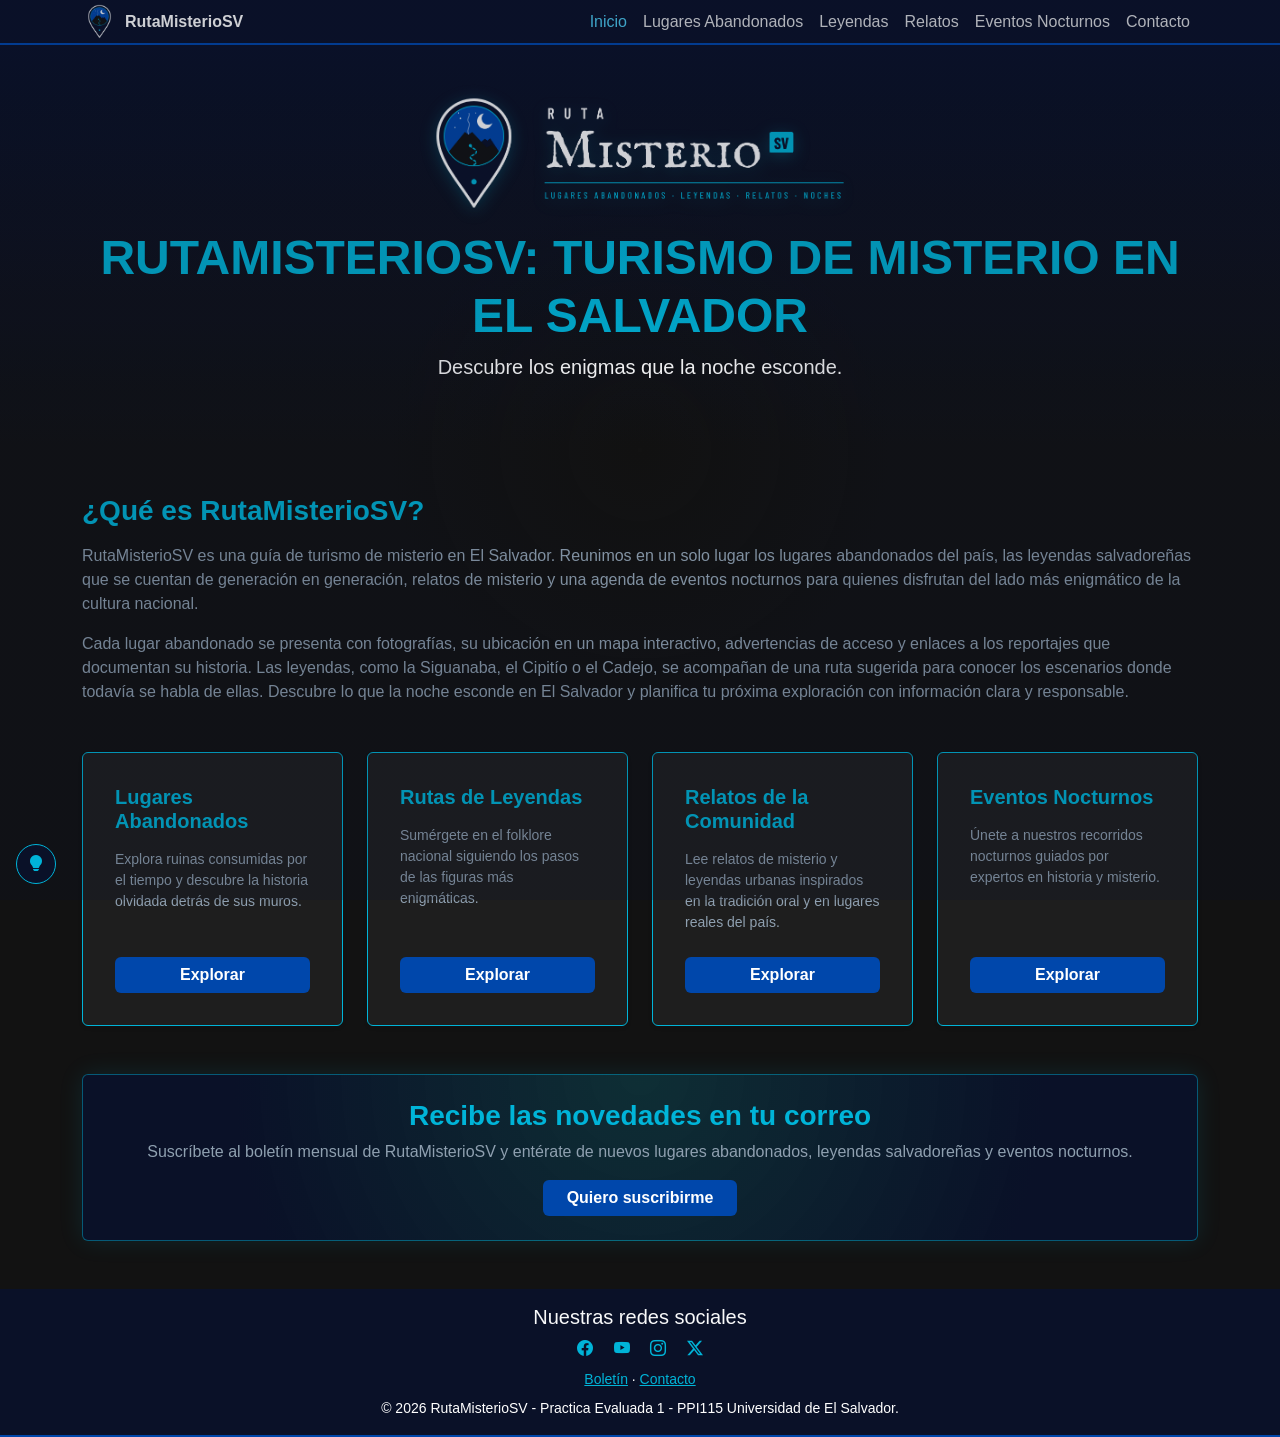
<file: index.html>
<!doctype html>
<html lang="es">

<head>
  <script async src="https://www.googletagmanager.com/gtag/js?id=G-8WVJFFEN09"></script>
  <script>
    window.dataLayer = window.dataLayer || [];
    function gtag() { dataLayer.push(arguments); }
    gtag('js', new Date());

    gtag('config', 'G-8WVJFFEN09');
  </script>
  <meta charset="UTF-8" />
  <meta name="viewport" content="width=device-width, initial-scale=1.0" />
  <title>PPI115 - 2026 - RutaMisterioSV | Lugares Abandonados y Leyendas en El Salvador</title>
  <link rel="icon" href="img/favicon.png" type="image/png" sizes="32x32">
    <link rel="apple-touch-icon" href="img/apple-touch-icon.png" sizes="180x180">
  <link href="https://cdn.jsdelivr.net/npm/bootstrap@5.3.2/dist/css/bootstrap.min.css" rel="stylesheet">
  <link rel="stylesheet" href="https://cdn.jsdelivr.net/npm/bootstrap-icons@1.11.1/font/bootstrap-icons.css">
  <link rel="stylesheet" href="css/website.css">

  <meta name="description"
    content="RutaMisterioSV (PPI115 - 2026): Descubre lo que la noche esconde en El Salvador. Guía completa de turismo de misterio, explorando lugares abandonados, leyendas urbanas, relatos comunitarios y eventos nocturnos exclusivos." />
  <meta name="keywords"
    content="PPI115, PPI115 2026, RutaMisterioSV, Turismo de misterio El Salvador, lugares abandonados El Salvador, leyendas salvadoreñas, mitos El Salvador, relatos paranormales, eventos nocturnos San Salvador" />
  <meta name="author" content="Equipo de Desarrollo PPI115" />
  <meta name="robots" content="index, follow" />
  <link rel="canonical" href="https://rutamisteriosv.netlify.app/" />

  <meta property="og:site_name" content="RutaMisterioSV" />
  <meta property="og:locale" content="es_SV" />
  <meta property="og:title" content="RutaMisterioSV - El Salvador Oculto | PPI115" />
  <meta property="og:description" content="Descubre los enigmas que la noche esconde en El Salvador." />
  <meta property="og:type" content="website" />
  <meta property="og:url" content="https://rutamisteriosv.netlify.app/" />
  <meta property="og:image" content="https://rutamisteriosv.netlify.app/img/logo.png" />
  <meta property="og:image:alt" content="Logotipo principal de RutaMisterioSV con un volcán y una luna" />

  <meta name="twitter:card" content="summary_large_image" />
  <meta name="twitter:url" content="https://rutamisteriosv.netlify.app/" />
  <meta name="twitter:image" content="https://rutamisteriosv.netlify.app/img/logo.png" />
  <meta name="twitter:image:alt" content="Logotipo principal de RutaMisterioSV con un volcán y una luna" />
  <meta name="twitter:title" content="RutaMisterioSV - Turismo de Misterio" />
  <meta name="twitter:description" content="Descubre lo que la noche esconde en El Salvador." />

  <script type="application/ld+json">
  {
    "@context": "https://schema.org",
    "@graph": [
      {
        "@type": "WebSite",
        "@id": "https://rutamisteriosv.netlify.app/#website",
        "name": "RutaMisterioSV",
        "alternateName": [
          "PPI115 - 2026 - RutaMisterioSV",
          "Ruta Misterio El Salvador"
        ],
        "url": "https://rutamisteriosv.netlify.app/",
        "description": "Guía de turismo de misterio, lugares abandonados, leyendas urbanas y eventos nocturnos en El Salvador.",
        "publisher": {
          "@id": "https://rutamisteriosv.netlify.app/#organization"
        }
      },
      {
        "@type": "Organization",
        "@id": "https://rutamisteriosv.netlify.app/#organization",
        "name": "RutaMisterioSV",
        "email": "rutamisteriosv@gmail.com",
        "contactPoint": { "@type": "ContactPoint", "contactType": "customer support", "email": "rutamisteriosv@gmail.com", "availableLanguage": "es" },
        "url": "https://rutamisteriosv.netlify.app/",
        "logo": "https://rutamisteriosv.netlify.app/img/logo.png",
        "sameAs": [
          "https://www.facebook.com/profile.php?id=61595268217591",
          "https://www.youtube.com/channel/UCs2xzsmyIChfH1NoHp3rJ5Q",
          "https://www.instagram.com/ruta_misteriosv/",
          "https://x.com/rutamisterio_sv"
        ]
      }
    ]
  }
  </script>
</head>

<body class="bg-fondo-oscuro text-light d-flex flex-column min-vh-100">
  <nav class="navbar navbar-expand-lg navbar-dark bg-azul-nacional py-1" aria-label="Navegación principal">
    <div class="container">
      <a class="navbar-brand d-flex align-items-center gap-2 py-0" href="index.html">
        <img src="img/logo_navbar.png" class="icon-navbar img-fluid"
          width="96" height="96" alt="Isotipo de RutaMisterioSV: Pin de ubicación con volcán nocturno" decoding="async" />
        <span class="fw-bold fs-6 text-blanco-sv">RutaMisterioSV</span>
      </a>
      <button class="navbar-toggler" type="button" data-bs-toggle="collapse" data-bs-target="#navbarNav"
        aria-controls="navbarNav" aria-expanded="false" aria-label="Alternar navegación">
        <span class="navbar-toggler-icon"></span>
      </button>
      <div class="collapse navbar-collapse" id="navbarNav">
        <ul class="navbar-nav ms-auto align-items-center">
          <li class="nav-item">
            <a class="nav-link active py-1" aria-current="page" href="index.html">Inicio</a>
          </li>
          <li class="nav-item">
            <a class="nav-link py-1" href="secciones/lugares_abandonados.html">Lugares Abandonados</a>
          </li>
          <li class="nav-item">
            <a class="nav-link py-1" href="secciones/rutas_leyendas.html">Leyendas</a>
          </li>
          <li class="nav-item">
            <a class="nav-link py-1" href="secciones/relatos.html">Relatos</a>
          </li>
          <li class="nav-item">
            <a class="nav-link py-1" href="secciones/eventos.html">Eventos Nocturnos</a>
          </li>
          <li class="nav-item"><a class="nav-link py-1" href="secciones/contacto.html">Contacto</a></li>
        </ul>
      </div>
    </div>
  </nav>

  <header class="hero-section text-center py-5">
    <div class="container reveal">
      <img src="img/logo.png" alt="RutaMisterioSV Logo Principal" class="logo-hero img-fluid mb-3"
        decoding="async" style="max-height: 200px; width: auto; object-fit: contain;" width="1850" height="530">
      <h1 class="display-5 fw-bold text-cian-espectral text-uppercase">
        RutaMisterioSV: turismo de misterio en El Salvador
      </h1>
      <p class="lead text-blanco-sv">
        Descubre los enigmas que la noche esconde.
      </p>
    </div>
  </header>

  <main class="container my-5">
    <section class="mb-5 reveal" aria-labelledby="titulo-intro">
      <h2 id="titulo-intro" class="h3 text-cian-espectral fw-bold mb-3">¿Qué es RutaMisterioSV?</h2>
      <p class="text-gris-ceniza">
        RutaMisterioSV es una guía de turismo de misterio en El Salvador. Reunimos en un solo lugar los lugares
        abandonados del país, las leyendas salvadoreñas que se cuentan de generación en generación, relatos de
        misterio y una agenda de eventos nocturnos para quienes disfrutan del lado más enigmático de la cultura
        nacional.
      </p>
      <p class="text-gris-ceniza mb-0">
        Cada lugar abandonado se presenta con fotografías, su ubicación en un mapa interactivo, advertencias de acceso
        y enlaces a los reportajes que documentan su historia. Las leyendas, como la Siguanaba, el Cipitío o el
        Cadejo, se acompañan de una ruta sugerida para conocer los escenarios donde todavía se habla de ellas.
        Descubre lo que la noche esconde en El Salvador y planifica tu próxima exploración con información clara y
        responsable.
      </p>
    </section>

    <div class="row g-4">
      <div class="col-12 col-md-6 col-lg-3 reveal">
        <div class="card bg-gris-tarjeta borde-cian-espectral h-100 text-light p-3 shadow-sm">
          <div class="card-body d-flex flex-column text-center text-lg-start">
            <h2 class="card-title text-cian-espectral fw-bold fs-5 mb-3">
              Lugares Abandonados
            </h2>
            <p class="card-text text-gris-ceniza small mb-4 flex-grow-1">
              Explora ruinas consumidas por el tiempo y descubre la historia
              olvidada detrás de sus muros.
            </p>
            <a href="secciones/lugares_abandonados.html" class="btn btn-explorar w-100 mt-auto"
              aria-label="Explorar la sección de Lugares Abandonados">Explorar</a>
          </div>
        </div>
      </div>

      <div class="col-12 col-md-6 col-lg-3 reveal">
        <div class="card bg-gris-tarjeta borde-cian-espectral h-100 text-light p-3 shadow-sm">
          <div class="card-body d-flex flex-column text-center text-lg-start">
            <h2 class="card-title text-cian-espectral fw-bold fs-5 mb-3">
              Rutas de Leyendas
            </h2>
            <p class="card-text text-gris-ceniza small mb-4 flex-grow-1">
              Sumérgete en el folklore nacional siguiendo los pasos de las
              figuras más enigmáticas.
            </p>
            <a href="secciones/rutas_leyendas.html" class="btn btn-explorar w-100 mt-auto"
              aria-label="Explorar la sección de Rutas de Leyendas">Explorar</a>
          </div>
        </div>
      </div>

      <div class="col-12 col-md-6 col-lg-3 reveal">
        <div class="card bg-gris-tarjeta borde-cian-espectral h-100 text-light p-3 shadow-sm">
          <div class="card-body d-flex flex-column text-center text-lg-start">
            <h2 class="card-title text-cian-espectral fw-bold fs-5 mb-3">
              Relatos de la Comunidad
            </h2>
            <p class="card-text text-gris-ceniza small mb-4 flex-grow-1">
              Lee relatos de misterio y leyendas urbanas inspirados en la tradición oral y en lugares reales del país.
            </p>
            <a href="secciones/relatos.html" class="btn btn-explorar w-100 mt-auto"
              aria-label="Explorar la sección de Relatos">Explorar</a>
          </div>
        </div>
      </div>

      <div class="col-12 col-md-6 col-lg-3 reveal">
        <div class="card bg-gris-tarjeta borde-cian-espectral h-100 text-light p-3 shadow-sm">
          <div class="card-body d-flex flex-column text-center text-lg-start">
            <h2 class="card-title text-cian-espectral fw-bold fs-5 mb-3">
              Eventos Nocturnos
            </h2>
            <p class="card-text text-gris-ceniza small mb-4 flex-grow-1">
              Únete a nuestros recorridos nocturnos guiados por expertos en
              historia y misterio.
            </p>
            <a href="secciones/eventos.html" class="btn btn-explorar w-100 mt-auto"
              aria-label="Explorar la sección de Eventos Nocturnos">Explorar</a>
          </div>
        </div>
      </div>
    </div>

    <section class="bloque-destacado rounded p-4 mt-5 text-center reveal" aria-labelledby="titulo-boletin">
      <h2 id="titulo-boletin" class="h3 text-cian-espectral fw-bold mb-2">Recibe las novedades en tu correo</h2>
      <p class="text-gris-ceniza mb-3">
        Suscríbete al boletín mensual de RutaMisterioSV y entérate de nuevos lugares abandonados, leyendas
        salvadoreñas y eventos nocturnos.
      </p>
      <a href="secciones/boletin.html" class="btn btn-explorar px-4">Quiero suscribirme</a>
    </section>
  </main>

  <footer class="bg-azul-nacional text-center py-3 mt-auto">
    <div class="container">
      <p class="h5">Nuestras redes sociales</p>
      <nav class="mb-2" aria-label="Redes sociales">
        <a class="text-cian-espectral text-decoration-none mx-2"
          href="https://www.facebook.com/profile.php?id=61595268217591" target="_blank" rel="noopener noreferrer"
          aria-label="Facebook">
          <i class="bi bi-facebook" aria-hidden="true"></i>
        </a>
        <a class="text-cian-espectral text-decoration-none mx-2"
          href="https://www.youtube.com/channel/UCs2xzsmyIChfH1NoHp3rJ5Q" target="_blank" rel="noopener noreferrer"
          aria-label="YouTube">
          <i class="bi bi-youtube" aria-hidden="true"></i>
        </a>
        <a class="text-cian-espectral text-decoration-none mx-2" href="https://www.instagram.com/ruta_misteriosv/"
          target="_blank" rel="noopener noreferrer" aria-label="Instagram">
          <i class="bi bi-instagram" aria-hidden="true"></i>
        </a>
        <a class="text-cian-espectral text-decoration-none mx-2" href="https://x.com/rutamisterio_sv" target="_blank"
          rel="noopener noreferrer" aria-label="X">
          <i class="bi bi-twitter-x" aria-hidden="true"></i>
        </a>
      </nav>
      <nav class="mb-2 small" aria-label="Enlaces del sitio">
          <a class="text-cian-espectral" href="secciones/boletin.html">Boletín</a>
          <span aria-hidden="true">·</span>
          <a class="text-cian-espectral" href="secciones/contacto.html">Contacto</a>
      </nav>
      <p class="mb-0 text-white small">
        &copy; 2026 RutaMisterioSV - Practica Evaluada 1 - PPI115 Universidad de El
        Salvador.
      </p>
    </div>
  </footer>

  <script src="https://cdn.jsdelivr.net/npm/bootstrap@5.3.2/dist/js/bootstrap.bundle.min.js"></script>
  <script src="js/global.js"></script>
</body>

</html>
</file>
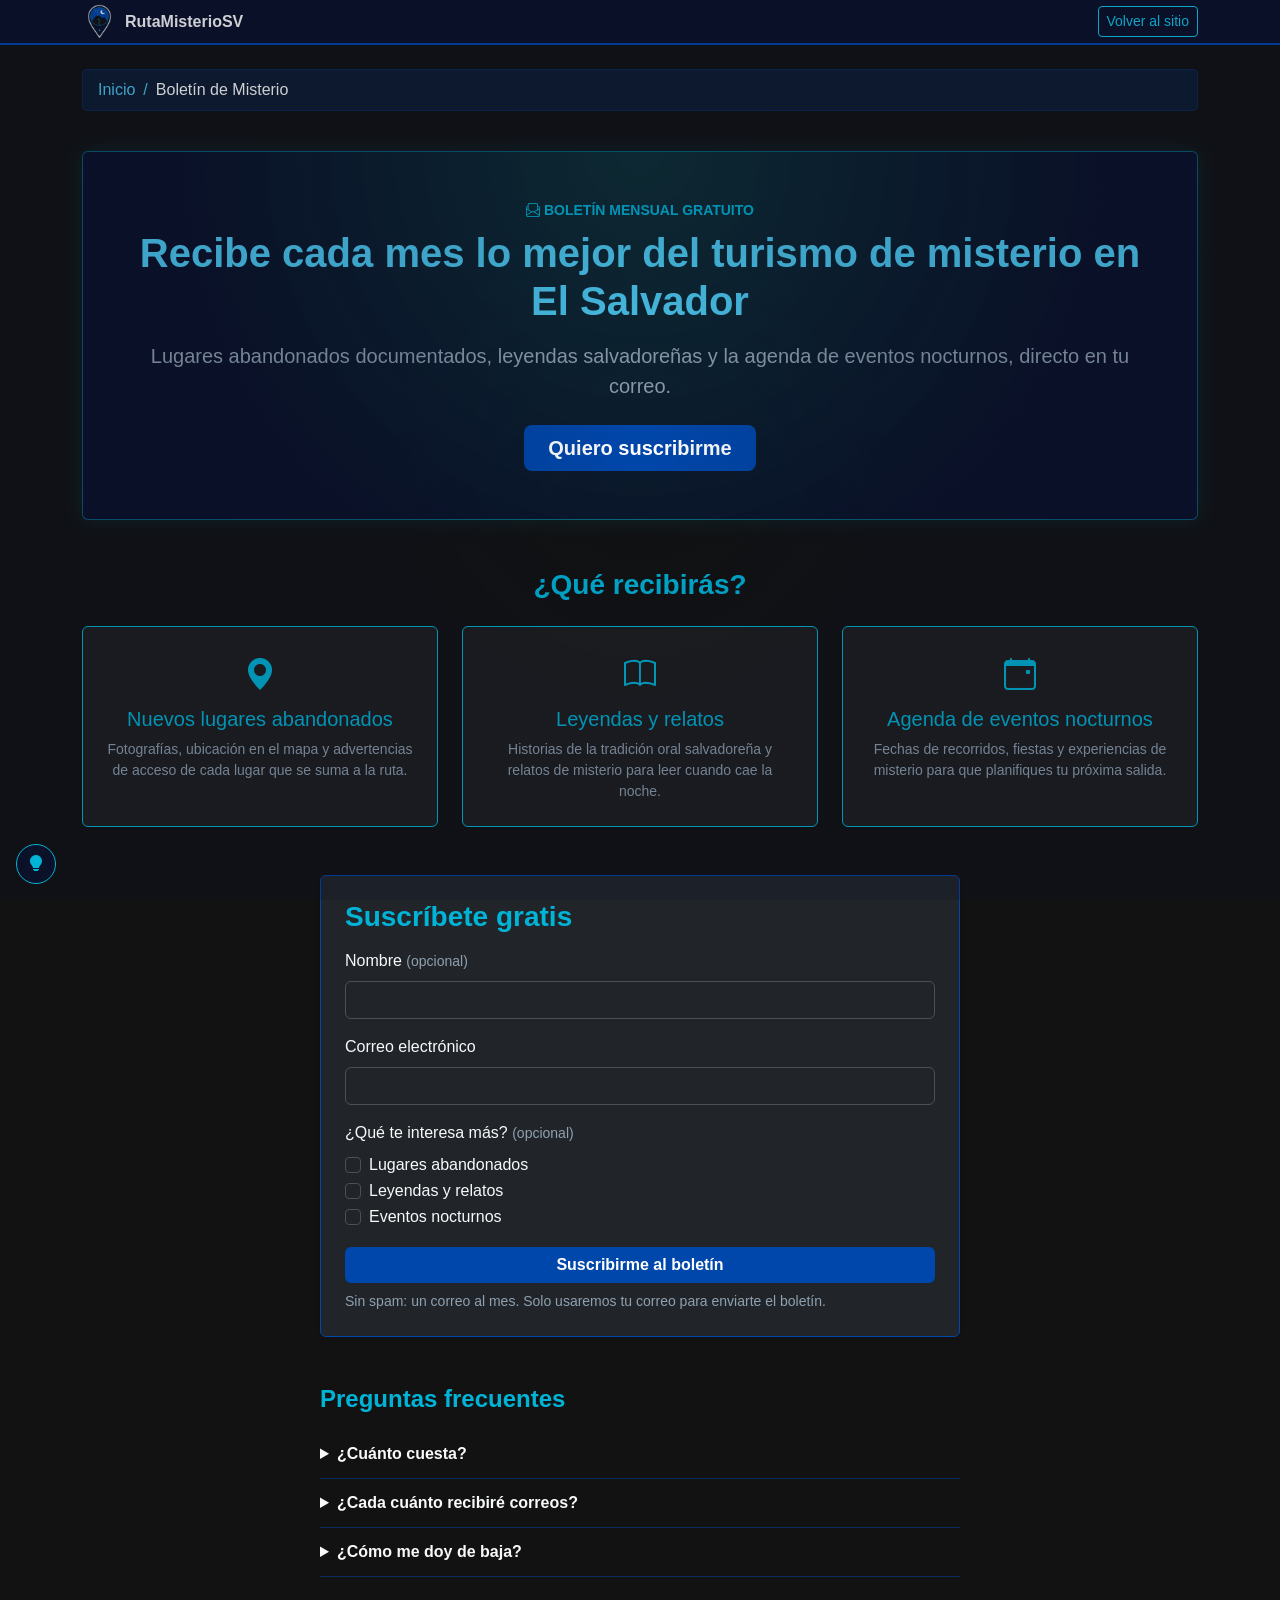
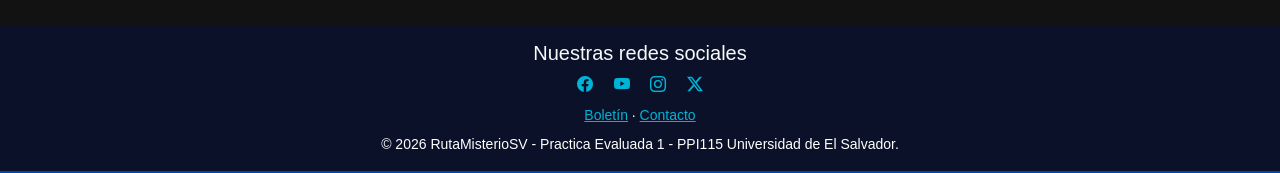
<file: secciones/boletin.html>
<!DOCTYPE html>
<html lang="es">

<head>
    <meta charset="UTF-8">
    <meta name="viewport" content="width=device-width, initial-scale=1.0">
    <title>PPI115 - 2026 - RutaMisterioSV | Boletín de Misterio</title>

    <script async src="https://www.googletagmanager.com/gtag/js?id=G-8WVJFFEN09"></script>
    <script>
        window.dataLayer = window.dataLayer || [];
        function gtag() { dataLayer.push(arguments); }
        gtag('js', new Date());
        gtag('config', 'G-8WVJFFEN09');
    </script>

    <meta name="description" content="Suscríbete al boletín mensual de RutaMisterioSV y recibe nuevos lugares abandonados, leyendas salvadoreñas y eventos nocturnos de El Salvador.">
    <meta name="keywords" content="boletín turismo de misterio El Salvador, suscribirse lugares abandonados, leyendas salvadoreñas, eventos nocturnos El Salvador, RutaMisterioSV">
    <meta name="author" content="Equipo de Desarrollo PPI115">
    <meta name="robots" content="index, follow">
    <link rel="canonical" href="https://rutamisteriosv.netlify.app/secciones/boletin.html">

    <meta property="og:type" content="website">
    <meta property="og:site_name" content="RutaMisterioSV">
    <meta property="og:locale" content="es_SV">
    <meta property="og:url" content="https://rutamisteriosv.netlify.app/secciones/boletin.html">
    <meta property="og:title" content="RutaMisterioSV | Boletín de Misterio">
    <meta property="og:description" content="Recibe cada mes lugares abandonados, leyendas y eventos nocturnos de El Salvador en tu correo. Suscripción gratuita.">
    <meta property="og:image" content="https://rutamisteriosv.netlify.app/img/logo.png">
    <meta property="og:image:alt" content="Logotipo de RutaMisterioSV con un volcán y una luna">

    <meta name="twitter:card" content="summary_large_image">
    <meta name="twitter:url" content="https://rutamisteriosv.netlify.app/secciones/boletin.html">
    <meta name="twitter:title" content="RutaMisterioSV | Boletín de Misterio">
    <meta name="twitter:description" content="Boletín mensual gratuito de RutaMisterioSV: lugares abandonados, leyendas y eventos nocturnos de El Salvador.">
    <meta name="twitter:image" content="https://rutamisteriosv.netlify.app/img/logo.png">
    <meta name="twitter:image:alt" content="Logotipo de RutaMisterioSV con un volcán y una luna">

    <link rel="icon" type="image/png" sizes="32x32" href="../img/favicon.png">
    <link rel="apple-touch-icon" sizes="180x180" href="../img/apple-touch-icon.png">

    <link href="https://cdn.jsdelivr.net/npm/bootstrap@5.3.2/dist/css/bootstrap.min.css" rel="stylesheet">
    <link rel="stylesheet" href="https://cdn.jsdelivr.net/npm/bootstrap-icons@1.11.1/font/bootstrap-icons.css">
    <link rel="stylesheet" href="../css/website.css">

    <script type="application/ld+json">
    {
      "@context": "https://schema.org",
      "@graph": [
        {
          "@type": "BreadcrumbList",
          "itemListElement": [
            {
              "@type": "ListItem",
              "position": 1,
              "name": "Inicio",
              "item": "https://rutamisteriosv.netlify.app/"
            },
            {
              "@type": "ListItem",
              "position": 2,
              "name": "Boletín de Misterio",
              "item": "https://rutamisteriosv.netlify.app/secciones/boletin.html"
            }
          ]
        },
        {
          "@type": "WebPage",
          "name": "Boletín mensual de RutaMisterioSV",
          "url": "https://rutamisteriosv.netlify.app/secciones/boletin.html",
          "inLanguage": "es",
          "description": "Suscríbete al boletín mensual de RutaMisterioSV y recibe nuevos lugares abandonados, leyendas salvadoreñas y eventos nocturnos de El Salvador.",
          "isPartOf": {
            "@id": "https://rutamisteriosv.netlify.app/#website"
          }
        }
      ]
    }
    </script>
</head>

<body class="bg-fondo-oscuro text-light d-flex flex-column min-vh-100">

    <nav class="navbar navbar-dark bg-azul-nacional py-1" aria-label="Navegación principal">
        <div class="container">
            <a class="navbar-brand d-flex align-items-center gap-2 py-0" href="../index.html">
                <img src="../img/logo_navbar.png" class="icon-navbar img-fluid" alt="Isotipo de RutaMisterioSV" width="96" height="96" decoding="async">
                <span class="fw-bold fs-6 text-blanco-sv">RutaMisterioSV</span>
            </a>
            <a class="btn btn-sm btn-outline-info" href="../index.html">Volver al sitio</a>
        </div>
    </nav>

    <div class="container mt-4">
        <nav aria-label="breadcrumb">
            <ol class="breadcrumb">
                <li class="breadcrumb-item">
                    <a href="../index.html">Inicio</a>
                </li>
                <li class="breadcrumb-item active text-blanco-sv" aria-current="page">
                    Boletín de Misterio
                </li>
            </ol>
        </nav>
    </div>

    <main class="container my-4">
        <section class="bloque-destacado rounded p-4 p-lg-5 text-center mb-5" aria-labelledby="titulo-landing">
            <p class="text-uppercase small fw-bold text-cian-espectral mb-2">
                <i class="bi bi-envelope-paper" aria-hidden="true"></i> Boletín mensual gratuito
            </p>
            <h1 id="titulo-landing" class="display-6 fw-bold text-info mb-3">
                Recibe cada mes lo mejor del turismo de misterio en El Salvador
            </h1>
            <p class="lead text-gris-ceniza mb-4">
                Lugares abandonados documentados, leyendas salvadoreñas y la agenda de eventos nocturnos, directo en tu
                correo.
            </p>
            <a href="#suscripcion" class="btn btn-explorar btn-lg px-4">Quiero suscribirme</a>
        </section>

        <section class="mb-5" aria-labelledby="titulo-beneficios">
            <h2 id="titulo-beneficios" class="h3 text-center text-cian-espectral fw-bold mb-4">¿Qué recibirás?</h2>
            <div class="row g-4">
                <div class="col-md-4">
                    <div class="bg-gris-tarjeta borde-cian-espectral rounded p-4 h-100 text-center">
                        <i class="bi bi-geo-alt-fill icono-beneficio" aria-hidden="true"></i>
                        <h3 class="h5 text-cian-espectral mt-2">Nuevos lugares abandonados</h3>
                        <p class="text-gris-ceniza small mb-0">Fotografías, ubicación en el mapa y advertencias de acceso de cada lugar que se suma a la ruta.</p>
                    </div>
                </div>
                <div class="col-md-4">
                    <div class="bg-gris-tarjeta borde-cian-espectral rounded p-4 h-100 text-center">
                        <i class="bi bi-book icono-beneficio" aria-hidden="true"></i>
                        <h3 class="h5 text-cian-espectral mt-2">Leyendas y relatos</h3>
                        <p class="text-gris-ceniza small mb-0">Historias de la tradición oral salvadoreña y relatos de misterio para leer cuando cae la noche.</p>
                    </div>
                </div>
                <div class="col-md-4">
                    <div class="bg-gris-tarjeta borde-cian-espectral rounded p-4 h-100 text-center">
                        <i class="bi bi-calendar-event icono-beneficio" aria-hidden="true"></i>
                        <h3 class="h5 text-cian-espectral mt-2">Agenda de eventos nocturnos</h3>
                        <p class="text-gris-ceniza small mb-0">Fechas de recorridos, fiestas y experiencias de misterio para que planifiques tu próxima salida.</p>
                    </div>
                </div>
            </div>
        </section>

        <section id="suscripcion" class="bg-dark p-4 rounded borde-azul shadow-sm mx-auto mb-5"
            style="max-width: 640px;" aria-labelledby="titulo-suscripcion">
            <h2 id="titulo-suscripcion" class="h3 text-cian-espectral fw-bold mb-3">Suscríbete gratis</h2>

            <form name="boletin" method="POST" data-netlify="true" netlify-honeypot="bot-field" data-bs-theme="dark"
                data-exito="¡Listo! Te suscribiste al boletín de RutaMisterioSV. Gracias por sumarte a la ruta.">
                <input type="hidden" name="form-name" value="boletin">
                <p class="d-none">
                    <label>No llenar este campo: <input name="bot-field" tabindex="-1" autocomplete="off"></label>
                </p>

                <div class="mb-3">
                    <label for="nombre" class="form-label">Nombre <span class="text-gris-ceniza small">(opcional)</span></label>
                    <input type="text" class="form-control" id="nombre" name="nombre" maxlength="80" autocomplete="name">
                </div>

                <div class="mb-3">
                    <label for="correo" class="form-label">Correo electrónico</label>
                    <input type="email" class="form-control" id="correo" name="correo" required maxlength="120"
                        autocomplete="email">
                </div>

                <fieldset class="mb-3">
                    <legend class="form-label fs-6">¿Qué te interesa más? <span class="text-gris-ceniza small">(opcional)</span></legend>
                    <div class="form-check">
                        <input class="form-check-input" type="checkbox" id="interes-1" name="intereses[]" value="Lugares abandonados">
                        <label class="form-check-label" for="interes-1">Lugares abandonados</label>
                    </div>
                    <div class="form-check">
                        <input class="form-check-input" type="checkbox" id="interes-2" name="intereses[]" value="Leyendas y relatos">
                        <label class="form-check-label" for="interes-2">Leyendas y relatos</label>
                    </div>
                    <div class="form-check">
                        <input class="form-check-input" type="checkbox" id="interes-3" name="intereses[]" value="Eventos nocturnos">
                        <label class="form-check-label" for="interes-3">Eventos nocturnos</label>
                    </div>
                </fieldset>

                <button type="submit" class="btn btn-explorar w-100">Suscribirme al boletín</button>
                <p class="small text-gris-ceniza mt-2 mb-0">
                    Sin spam: un correo al mes. Solo usaremos tu correo para enviarte el boletín.
                </p>
                <div data-estado role="status" aria-live="polite"></div>
            </form>
        </section>

        <section class="mx-auto mb-4" style="max-width: 640px;" aria-labelledby="titulo-faq">
            <h2 id="titulo-faq" class="h4 text-cian-espectral fw-bold mb-3">Preguntas frecuentes</h2>
            <details class="faq-item">
                <summary>¿Cuánto cuesta?</summary>
                <p class="text-gris-ceniza mt-2 mb-0">Nada. El boletín es gratuito.</p>
            </details>
            <details class="faq-item">
                <summary>¿Cada cuánto recibiré correos?</summary>
                <p class="text-gris-ceniza mt-2 mb-0">Una vez al mes, con las novedades de la ruta.</p>
            </details>
            <details class="faq-item">
                <summary>¿Cómo me doy de baja?</summary>
                <p class="text-gris-ceniza mt-2 mb-0">Escríbenos desde la <a class="text-cian-espectral" href="contacto.html">página de contacto</a> y te eliminamos de la lista.</p>
            </details>
        </section>
    </main>

    <footer class="bg-azul-nacional text-center py-3 mt-auto">
        <div class="container">
            <p class="h5">Nuestras redes sociales</p>
            <nav class="mb-2" aria-label="Redes sociales">
                <a class="text-cian-espectral text-decoration-none mx-2" href="https://www.facebook.com/profile.php?id=61595268217591" target="_blank" rel="noopener noreferrer" aria-label="Facebook">
                    <i class="bi bi-facebook" aria-hidden="true"></i>
                </a>
                <a class="text-cian-espectral text-decoration-none mx-2" href="https://www.youtube.com/channel/UCs2xzsmyIChfH1NoHp3rJ5Q" target="_blank" rel="noopener noreferrer" aria-label="YouTube">
                    <i class="bi bi-youtube" aria-hidden="true"></i>
                </a>
                <a class="text-cian-espectral text-decoration-none mx-2" href="https://www.instagram.com/ruta_misteriosv/" target="_blank" rel="noopener noreferrer" aria-label="Instagram">
                    <i class="bi bi-instagram" aria-hidden="true"></i>
                </a>
                <a class="text-cian-espectral text-decoration-none mx-2" href="https://x.com/rutamisterio_sv" target="_blank" rel="noopener noreferrer" aria-label="X">
                    <i class="bi bi-twitter-x" aria-hidden="true"></i>
                </a>
            </nav>
            <nav class="mb-2 small" aria-label="Enlaces del sitio">
                <a class="text-cian-espectral" href="boletin.html">Boletín</a>
                <span aria-hidden="true">·</span>
                <a class="text-cian-espectral" href="contacto.html">Contacto</a>
            </nav>
            <p class="mb-0 text-white small">
                &copy; 2026 RutaMisterioSV - Practica Evaluada 1 - PPI115 Universidad de El
                Salvador.
            </p>
        </div>
    </footer>

    <script src="../js/global.js"></script>
    <script src="../js/formularios.js"></script>
    <script src="https://cdn.jsdelivr.net/npm/bootstrap@5.3.2/dist/js/bootstrap.bundle.min.js"></script>
</body>

</html>
</file>
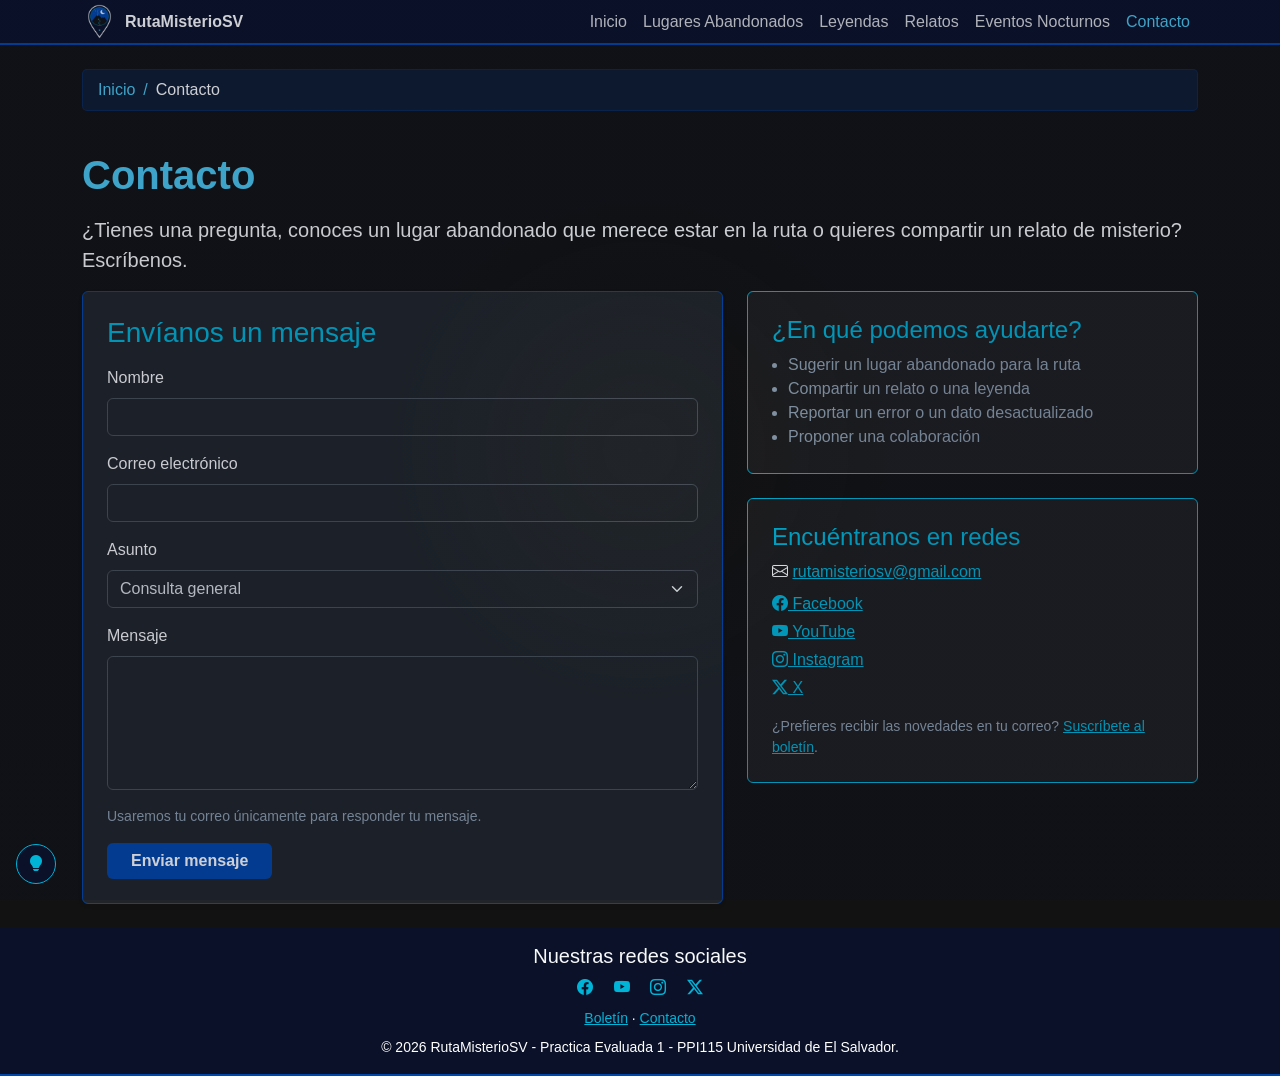
<file: secciones/contacto.html>
<!DOCTYPE html>
<html lang="es">

<head>
    <meta charset="UTF-8">
    <meta name="viewport" content="width=device-width, initial-scale=1.0">
    <title>PPI115 - 2026 - RutaMisterioSV | Contacto</title>

    <script async src="https://www.googletagmanager.com/gtag/js?id=G-8WVJFFEN09"></script>
    <script>
        window.dataLayer = window.dataLayer || [];
        function gtag() { dataLayer.push(arguments); }
        gtag('js', new Date());
        gtag('config', 'G-8WVJFFEN09');
    </script>

    <meta name="description" content="Contacta al equipo de RutaMisterioSV: envía tus consultas, sugiere un lugar abandonado o comparte un relato de misterio de El Salvador.">
    <meta name="keywords" content="contacto RutaMisterioSV, sugerir lugar abandonado El Salvador, compartir relato de misterio, turismo de misterio El Salvador">
    <meta name="author" content="Equipo de Desarrollo PPI115">
    <meta name="robots" content="index, follow">
    <link rel="canonical" href="https://rutamisteriosv.netlify.app/secciones/contacto.html">

    <meta property="og:type" content="website">
    <meta property="og:site_name" content="RutaMisterioSV">
    <meta property="og:locale" content="es_SV">
    <meta property="og:url" content="https://rutamisteriosv.netlify.app/secciones/contacto.html">
    <meta property="og:title" content="RutaMisterioSV | Contacto">
    <meta property="og:description" content="Escríbenos para sugerir un lugar abandonado, compartir un relato o resolver tus dudas sobre la ruta de misterio de El Salvador.">
    <meta property="og:image" content="https://rutamisteriosv.netlify.app/img/logo.png">
    <meta property="og:image:alt" content="Logotipo de RutaMisterioSV con un volcán y una luna">

    <meta name="twitter:card" content="summary_large_image">
    <meta name="twitter:url" content="https://rutamisteriosv.netlify.app/secciones/contacto.html">
    <meta name="twitter:title" content="RutaMisterioSV | Contacto">
    <meta name="twitter:description" content="Contacta a RutaMisterioSV: sugiere un lugar abandonado o comparte un relato de misterio de El Salvador.">
    <meta name="twitter:image" content="https://rutamisteriosv.netlify.app/img/logo.png">
    <meta name="twitter:image:alt" content="Logotipo de RutaMisterioSV con un volcán y una luna">

    <link rel="icon" type="image/png" sizes="32x32" href="../img/favicon.png">
    <link rel="apple-touch-icon" sizes="180x180" href="../img/apple-touch-icon.png">

    <link href="https://cdn.jsdelivr.net/npm/bootstrap@5.3.2/dist/css/bootstrap.min.css" rel="stylesheet">
    <link rel="stylesheet" href="https://cdn.jsdelivr.net/npm/bootstrap-icons@1.11.1/font/bootstrap-icons.css">
    <link rel="stylesheet" href="../css/website.css">

    <script type="application/ld+json">
    {
      "@context": "https://schema.org",
      "@graph": [
        {
          "@type": "BreadcrumbList",
          "itemListElement": [
            {
              "@type": "ListItem",
              "position": 1,
              "name": "Inicio",
              "item": "https://rutamisteriosv.netlify.app/"
            },
            {
              "@type": "ListItem",
              "position": 2,
              "name": "Contacto",
              "item": "https://rutamisteriosv.netlify.app/secciones/contacto.html"
            }
          ]
        },
        {
          "@type": "ContactPage",
          "name": "Contacto",
          "url": "https://rutamisteriosv.netlify.app/secciones/contacto.html",
          "inLanguage": "es",
          "description": "Formulario de contacto de RutaMisterioSV para consultas, sugerencias de lugares abandonados y relatos de misterio de El Salvador.",
          "isPartOf": {
            "@id": "https://rutamisteriosv.netlify.app/#website"
          }
        }
      ]
    }
    </script>
</head>

<body class="bg-fondo-oscuro text-light d-flex flex-column min-vh-100">

    <nav class="navbar navbar-expand-lg navbar-dark bg-azul-nacional py-1" aria-label="Navegación principal">
        <div class="container">
            <a class="navbar-brand d-flex align-items-center gap-2 py-0" href="../index.html">
                <img src="../img/logo_navbar.png" class="icon-navbar img-fluid" alt="Isotipo de RutaMisterioSV" width="96" height="96" decoding="async">
                <span class="fw-bold fs-6 text-blanco-sv">RutaMisterioSV</span>
            </a>
            <button class="navbar-toggler" type="button" data-bs-toggle="collapse" data-bs-target="#navbarNav"
                aria-controls="navbarNav" aria-expanded="false" aria-label="Abrir navegación">
                <span class="navbar-toggler-icon"></span>
            </button>
            <div class="collapse navbar-collapse" id="navbarNav">
                <ul class="navbar-nav ms-auto align-items-center">
                    <li class="nav-item"><a class="nav-link py-1" href="../index.html">Inicio</a></li>
                    <li class="nav-item"><a class="nav-link py-1" href="lugares_abandonados.html">Lugares Abandonados</a></li>
                    <li class="nav-item"><a class="nav-link py-1" href="rutas_leyendas.html">Leyendas</a></li>
                    <li class="nav-item"><a class="nav-link py-1" href="relatos.html">Relatos</a></li>
                    <li class="nav-item"><a class="nav-link py-1" href="eventos.html">Eventos Nocturnos</a></li>
                    <li class="nav-item"><a class="nav-link active py-1" aria-current="page" href="contacto.html">Contacto</a></li>
                </ul>
            </div>
        </div>
    </nav>

    <div class="container mt-4">
        <nav aria-label="breadcrumb">
            <ol class="breadcrumb">
                <li class="breadcrumb-item">
                    <a href="../index.html">Inicio</a>
                </li>
                <li class="breadcrumb-item active text-blanco-sv" aria-current="page">
                    Contacto
                </li>
            </ol>
        </nav>
    </div>

    <main class="container my-4">
        <h1 class="text-info fw-bold mb-3">Contacto</h1>
        <p class="lead">
            ¿Tienes una pregunta, conoces un lugar abandonado que merece estar en la ruta o quieres compartir un relato
            de misterio? Escríbenos.
        </p>

        <div class="row g-4">
            <div class="col-lg-7">
                <section class="bg-dark p-4 rounded borde-azul shadow-sm" aria-labelledby="titulo-form">
                    <h2 id="titulo-form" class="h3 text-cian-espectral mb-3">Envíanos un mensaje</h2>

                    <form name="contacto" method="POST" data-netlify="true" netlify-honeypot="bot-field"
                        data-bs-theme="dark" data-exito="¡Gracias! Recibimos tu mensaje y te responderemos pronto.">
                        <input type="hidden" name="form-name" value="contacto">
                        <input type="hidden" name="subject" data-remove-prefix value="Nuevo mensaje de contacto - RutaMisterioSV">
                        <p class="d-none">
                            <label>No llenar este campo: <input name="bot-field" tabindex="-1" autocomplete="off"></label>
                        </p>

                        <div class="mb-3">
                            <label for="nombre" class="form-label">Nombre</label>
                            <input type="text" class="form-control" id="nombre" name="nombre" required maxlength="80"
                                autocomplete="name">
                        </div>

                        <div class="mb-3">
                            <label for="correo" class="form-label">Correo electrónico</label>
                            <input type="email" class="form-control" id="correo" name="email" required maxlength="120"
                                autocomplete="email">
                        </div>

                        <div class="mb-3">
                            <label for="asunto" class="form-label">Asunto</label>
                            <select class="form-select" id="asunto" name="asunto" required>
                                <option value="Consulta general" selected>Consulta general</option>
                                <option value="Sugerir un lugar abandonado">Sugerir un lugar abandonado</option>
                                <option value="Compartir un relato">Compartir un relato</option>
                                <option value="Reportar un error o dato desactualizado">Reportar un error o dato desactualizado</option>
                                <option value="Propuesta de colaboración">Propuesta de colaboración</option>
                            </select>
                        </div>

                        <div class="mb-3">
                            <label for="mensaje" class="form-label">Mensaje</label>
                            <textarea class="form-control" id="mensaje" name="mensaje" rows="5" required minlength="10"
                                maxlength="2000"></textarea>
                        </div>

                        <p class="small text-gris-ceniza">
                            Usaremos tu correo únicamente para responder tu mensaje.
                        </p>

                        <button type="submit" class="btn btn-explorar px-4">Enviar mensaje</button>
                        <div data-estado role="status" aria-live="polite"></div>
                    </form>
                </section>
            </div>

            <aside class="col-lg-5" aria-label="Otras formas de contacto">
                <div class="bg-gris-tarjeta borde-cian-espectral rounded p-4 mb-4">
                    <h2 class="h4 text-cian-espectral">¿En qué podemos ayudarte?</h2>
                    <ul class="text-gris-ceniza ps-3 mb-0">
                        <li>Sugerir un lugar abandonado para la ruta</li>
                        <li>Compartir un relato o una leyenda</li>
                        <li>Reportar un error o un dato desactualizado</li>
                        <li>Proponer una colaboración</li>
                    </ul>
                </div>

                <div class="bg-gris-tarjeta borde-cian-espectral rounded p-4">
                    <h2 class="h4 text-cian-espectral">Encuéntranos en redes</h2>
                       <p class="mb-2">
                        <i class="bi bi-envelope" aria-hidden="true"></i>
                        <a class="text-cian-espectral" href="mailto:rutamisteriosv@gmail.com">rutamisteriosv@gmail.com</a>
                    </p>
                    <ul class="list-unstyled mb-3">
                        <li class="mb-1"><a class="text-cian-espectral" href="https://www.facebook.com/profile.php?id=61595268217591" target="_blank" rel="noopener noreferrer"><i class="bi bi-facebook" aria-hidden="true"></i> Facebook</a></li>
                        <li class="mb-1"><a class="text-cian-espectral" href="https://www.youtube.com/channel/UCs2xzsmyIChfH1NoHp3rJ5Q" target="_blank" rel="noopener noreferrer"><i class="bi bi-youtube" aria-hidden="true"></i> YouTube</a></li>
                        <li class="mb-1"><a class="text-cian-espectral" href="https://www.instagram.com/ruta_misteriosv/" target="_blank" rel="noopener noreferrer"><i class="bi bi-instagram" aria-hidden="true"></i> Instagram</a></li>
                        <li><a class="text-cian-espectral" href="https://x.com/rutamisterio_sv" target="_blank" rel="noopener noreferrer"><i class="bi bi-twitter-x" aria-hidden="true"></i> X</a></li>
                    </ul>
                    <p class="small text-gris-ceniza mb-0">
                        ¿Prefieres recibir las novedades en tu correo?
                        <a class="text-cian-espectral" href="boletin.html">Suscríbete al boletín</a>.
                    </p>
                </div>
            </aside>
        </div>
    </main>

    <footer class="bg-azul-nacional text-center py-3 mt-auto">
        <div class="container">
            <p class="h5">Nuestras redes sociales</p>
            <nav class="mb-2" aria-label="Redes sociales">
                <a class="text-cian-espectral text-decoration-none mx-2" href="https://www.facebook.com/profile.php?id=61595268217591" target="_blank" rel="noopener noreferrer" aria-label="Facebook">
                    <i class="bi bi-facebook" aria-hidden="true"></i>
                </a>
                <a class="text-cian-espectral text-decoration-none mx-2" href="https://www.youtube.com/channel/UCs2xzsmyIChfH1NoHp3rJ5Q" target="_blank" rel="noopener noreferrer" aria-label="YouTube">
                    <i class="bi bi-youtube" aria-hidden="true"></i>
                </a>
                <a class="text-cian-espectral text-decoration-none mx-2" href="https://www.instagram.com/ruta_misteriosv/" target="_blank" rel="noopener noreferrer" aria-label="Instagram">
                    <i class="bi bi-instagram" aria-hidden="true"></i>
                </a>
                <a class="text-cian-espectral text-decoration-none mx-2" href="https://x.com/rutamisterio_sv" target="_blank" rel="noopener noreferrer" aria-label="X">
                    <i class="bi bi-twitter-x" aria-hidden="true"></i>
                </a>
            </nav>
            <nav class="mb-2 small" aria-label="Enlaces del sitio">
                <a class="text-cian-espectral" href="boletin.html">Boletín</a>
                <span aria-hidden="true">·</span>
                <a class="text-cian-espectral" href="contacto.html">Contacto</a>
            </nav>
            <p class="mb-0 text-white small">
                &copy; 2026 RutaMisterioSV - Practica Evaluada 1 - PPI115 Universidad de El
                Salvador.
            </p>
        </div>
    </footer>

    <script src="../js/global.js"></script>
    <script src="../js/formularios.js"></script>
    <script src="https://cdn.jsdelivr.net/npm/bootstrap@5.3.2/dist/js/bootstrap.bundle.min.js"></script>
</body>

</html>
</file>
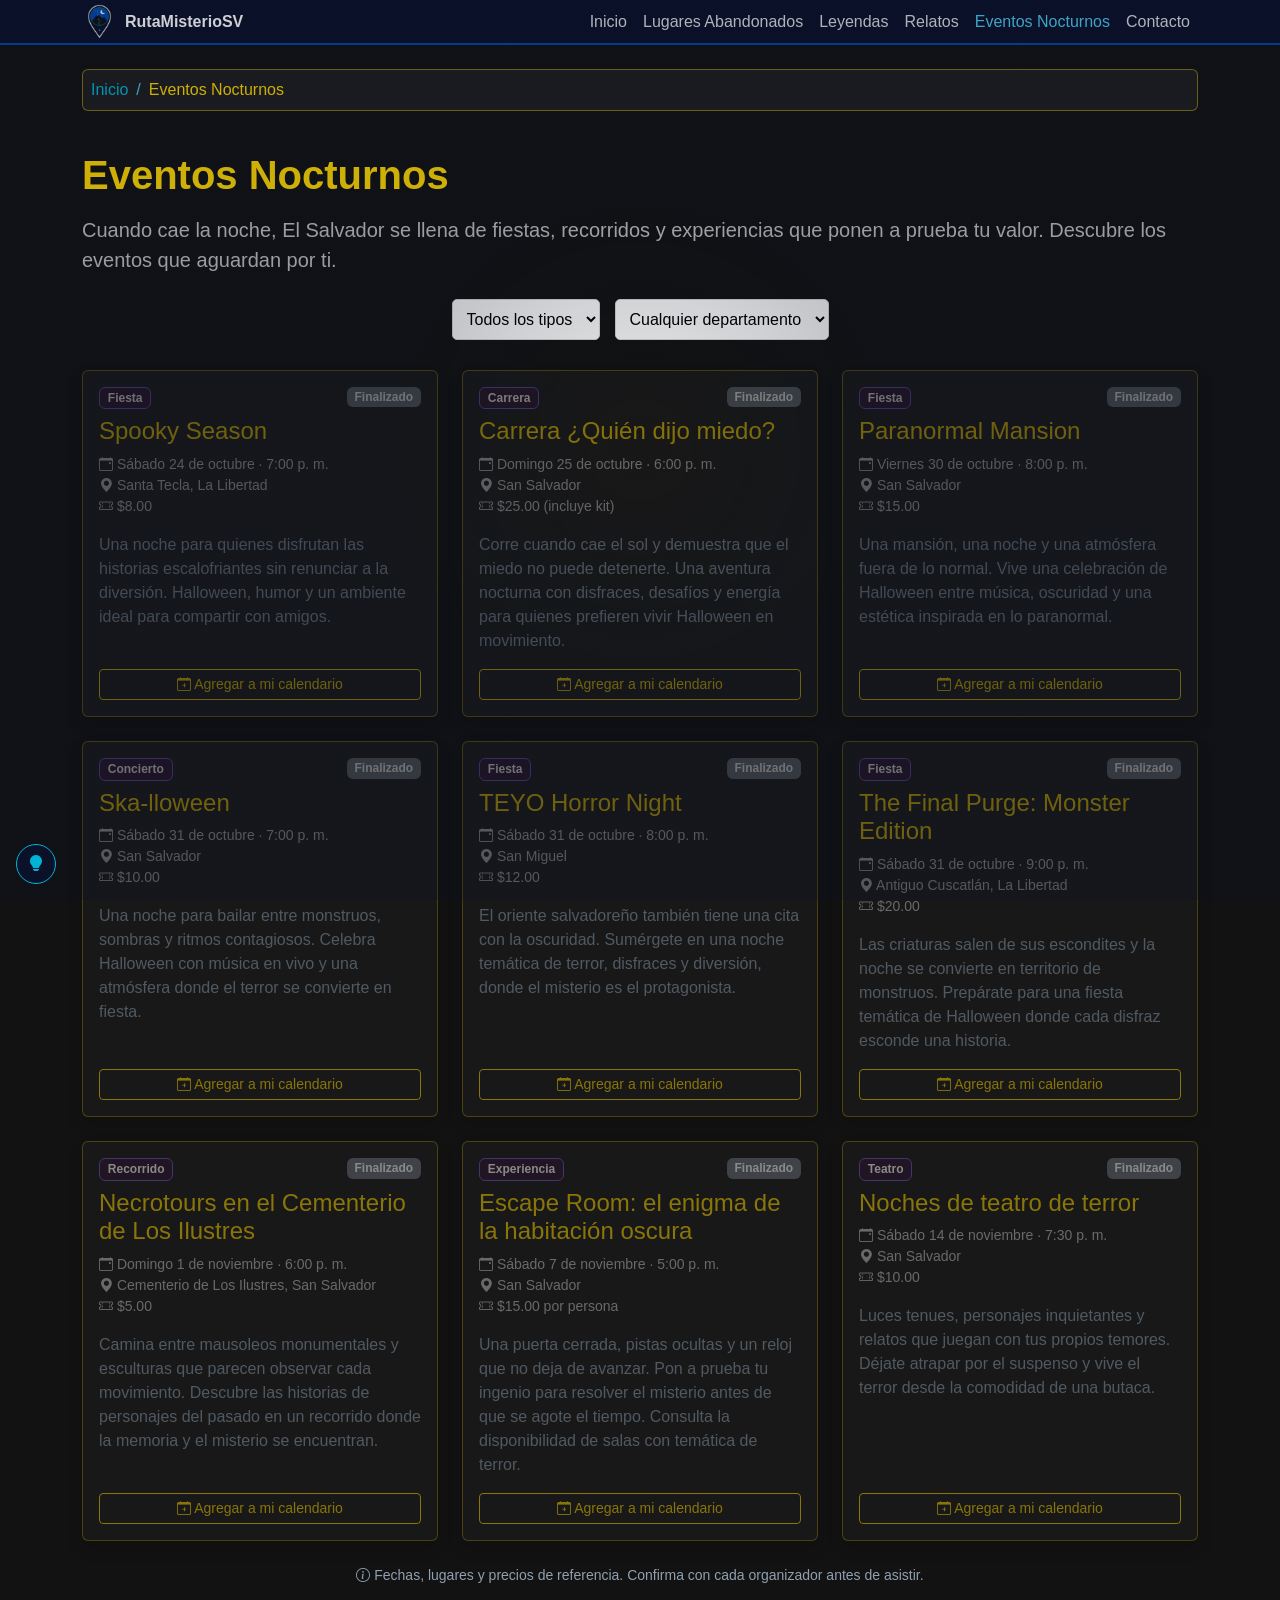
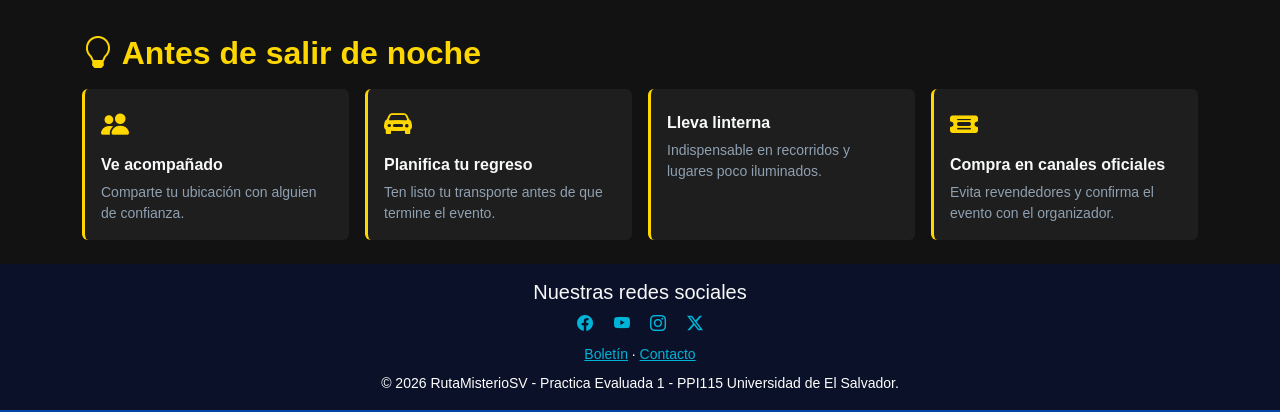
<file: secciones/eventos.html>
<!DOCTYPE html>
<html lang="es">

<head>
    <meta charset="UTF-8">
    <meta name="viewport" content="width=device-width, initial-scale=1.0">
    <title>PPI115 - 2026 - RutaMisterioSV | Eventos Nocturnos</title>

    <script async src="https://www.googletagmanager.com/gtag/js?id=G-8WVJFFEN09"></script>
    <script>
        window.dataLayer = window.dataLayer || [];
        function gtag() { dataLayer.push(arguments); }
        gtag('js', new Date());
        gtag('config', 'G-8WVJFFEN09');
    </script>

    <meta name="description" content="Agenda de eventos nocturnos de misterio en El Salvador: fiestas de Halloween, necrotours, carreras nocturnas, escape rooms y teatro de terror.">
    <meta name="keywords" content="eventos Halloween El Salvador, eventos nocturnos San Salvador, necrotour Cementerio de Los Ilustres, teatro de terror El Salvador, escape room San Salvador">
    <meta name="author" content="Equipo de Desarrollo PPI115">
    <meta name="robots" content="index, follow">
    <link rel="canonical" href="https://rutamisteriosv.netlify.app/secciones/eventos.html">

    <meta property="og:type" content="website">
    <meta property="og:site_name" content="RutaMisterioSV">
    <meta property="og:locale" content="es_SV">
    <meta property="og:url" content="https://rutamisteriosv.netlify.app/secciones/eventos.html">
    <meta property="og:title" content="RutaMisterioSV | Eventos Nocturnos">
    <meta property="og:description" content="Fiestas de Halloween, necrotours, carreras nocturnas y teatro de terror. Descubre qué hacer cuando cae la noche en El Salvador.">
    <meta property="og:image" content="https://rutamisteriosv.netlify.app/img/logo.png">
    <meta property="og:image:alt" content="Logotipo de RutaMisterioSV con un volcán y una luna">

    <meta name="twitter:card" content="summary_large_image">
    <meta name="twitter:url" content="https://rutamisteriosv.netlify.app/secciones/eventos.html">
    <meta name="twitter:title" content="RutaMisterioSV | Eventos Nocturnos">
    <meta name="twitter:description" content="Agenda de eventos nocturnos de misterio y Halloween en El Salvador.">
    <meta name="twitter:image" content="https://rutamisteriosv.netlify.app/img/logo.png">
    <meta name="twitter:image:alt" content="Logotipo principal de RutaMisterioSV con un volcán y una luna" />

    <link rel="icon" type="image/png" sizes="32x32" href="../img/favicon.png">
    <link rel="apple-touch-icon" sizes="180x180" href="../img/apple-touch-icon.png">

    <link href="https://cdn.jsdelivr.net/npm/bootstrap@5.3.2/dist/css/bootstrap.min.css" rel="stylesheet">
    <link rel="stylesheet" href="https://cdn.jsdelivr.net/npm/bootstrap-icons@1.11.1/font/bootstrap-icons.css">
    <link rel="stylesheet" href="../css/website.css">

    <script type="application/ld+json">
    {
      "@context": "https://schema.org",
      "@graph": [
        {
          "@type": "BreadcrumbList",
          "itemListElement": [
            { "@type": "ListItem", "position": 1, "name": "Inicio", "item": "https://rutamisteriosv.netlify.app/" },
            { "@type": "ListItem", "position": 2, "name": "Eventos Nocturnos", "item": "https://rutamisteriosv.netlify.app/secciones/eventos.html" }
          ]
        },
        {
          "@type": "Event",
          "name": "Paranormal Mansion",
          "startDate": "2026-10-30T20:00:00-06:00",
          "eventStatus": "https://schema.org/EventScheduled",
          "eventAttendanceMode": "https://schema.org/OfflineEventAttendanceMode",
          "description": "Celebración de Halloween con música y una estética inspirada en lo paranormal.",
          "location": { "@type": "Place", "name": "San Salvador", "address": { "@type": "PostalAddress", "addressLocality": "San Salvador", "addressCountry": "SV" } },
          "offers": { "@type": "Offer", "price": "15", "priceCurrency": "USD", "availability": "https://schema.org/InStock" }
        },
        {
          "@type": "Event",
          "name": "Ska-lloween",
          "startDate": "2026-10-31T19:00:00-06:00",
          "eventStatus": "https://schema.org/EventScheduled",
          "eventAttendanceMode": "https://schema.org/OfflineEventAttendanceMode",
          "description": "Halloween con música ska en vivo entre monstruos y sombras.",
          "location": { "@type": "Place", "name": "San Salvador", "address": { "@type": "PostalAddress", "addressLocality": "San Salvador", "addressCountry": "SV" } },
          "offers": { "@type": "Offer", "price": "10", "priceCurrency": "USD", "availability": "https://schema.org/InStock" }
        },
        {
          "@type": "Event",
          "name": "The Final Purge: Monster Edition",
          "startDate": "2026-10-31T21:00:00-06:00",
          "eventStatus": "https://schema.org/EventScheduled",
          "eventAttendanceMode": "https://schema.org/OfflineEventAttendanceMode",
          "description": "Fiesta temática de Halloween donde las criaturas salen de sus escondites.",
          "location": { "@type": "Place", "name": "Antiguo Cuscatlán", "address": { "@type": "PostalAddress", "addressLocality": "Antiguo Cuscatlán", "addressRegion": "La Libertad", "addressCountry": "SV" } },
          "offers": { "@type": "Offer", "price": "20", "priceCurrency": "USD", "availability": "https://schema.org/InStock" }
        },
        {
          "@type": "Event",
          "name": "Spooky Season",
          "startDate": "2026-10-24T19:00:00-06:00",
          "eventStatus": "https://schema.org/EventScheduled",
          "eventAttendanceMode": "https://schema.org/OfflineEventAttendanceMode",
          "description": "Noche de Halloween, humor e historias escalofriantes para compartir con amigos.",
          "location": { "@type": "Place", "name": "Santa Tecla", "address": { "@type": "PostalAddress", "addressLocality": "Santa Tecla", "addressRegion": "La Libertad", "addressCountry": "SV" } },
          "offers": { "@type": "Offer", "price": "8", "priceCurrency": "USD", "availability": "https://schema.org/InStock" }
        },
        {
          "@type": "Event",
          "name": "Carrera ¿Quién dijo miedo?",
          "startDate": "2026-10-25T18:00:00-06:00",
          "eventStatus": "https://schema.org/EventScheduled",
          "eventAttendanceMode": "https://schema.org/OfflineEventAttendanceMode",
          "description": "Carrera nocturna con disfraces y desafíos.",
          "location": { "@type": "Place", "name": "San Salvador", "address": { "@type": "PostalAddress", "addressLocality": "San Salvador", "addressCountry": "SV" } },
          "offers": { "@type": "Offer", "price": "25", "priceCurrency": "USD", "availability": "https://schema.org/InStock" }
        },
        {
          "@type": "Event",
          "name": "TEYO Horror Night",
          "startDate": "2026-10-31T20:00:00-06:00",
          "eventStatus": "https://schema.org/EventScheduled",
          "eventAttendanceMode": "https://schema.org/OfflineEventAttendanceMode",
          "description": "Noche temática de terror y disfraces en el oriente salvadoreño.",
          "location": { "@type": "Place", "name": "San Miguel", "address": { "@type": "PostalAddress", "addressLocality": "San Miguel", "addressRegion": "San Miguel", "addressCountry": "SV" } },
          "offers": { "@type": "Offer", "price": "12", "priceCurrency": "USD", "availability": "https://schema.org/InStock" }
        },
        {
          "@type": "Event",
          "name": "Necrotours en el Cementerio de Los Ilustres",
          "startDate": "2026-11-01T18:00:00-06:00",
          "eventStatus": "https://schema.org/EventScheduled",
          "eventAttendanceMode": "https://schema.org/OfflineEventAttendanceMode",
          "description": "Recorrido nocturno entre mausoleos y esculturas históricas.",
          "location": { "@type": "Place", "name": "Cementerio de Los Ilustres", "address": { "@type": "PostalAddress", "addressLocality": "San Salvador", "addressCountry": "SV" } },
          "offers": { "@type": "Offer", "price": "5", "priceCurrency": "USD", "availability": "https://schema.org/InStock" }
        },
        {
          "@type": "Event",
          "name": "Escape Room: el enigma de la habitación oscura",
          "startDate": "2026-11-07T17:00:00-06:00",
          "eventStatus": "https://schema.org/EventScheduled",
          "eventAttendanceMode": "https://schema.org/OfflineEventAttendanceMode",
          "description": "Resuelve el misterio de una sala de terror antes de que se agote el tiempo.",
          "location": { "@type": "Place", "name": "San Salvador", "address": { "@type": "PostalAddress", "addressLocality": "San Salvador", "addressCountry": "SV" } },
          "offers": { "@type": "Offer", "price": "15", "priceCurrency": "USD", "availability": "https://schema.org/InStock" }
        },
        {
          "@type": "Event",
          "name": "Noches de teatro de terror",
          "startDate": "2026-11-14T19:30:00-06:00",
          "eventStatus": "https://schema.org/EventScheduled",
          "eventAttendanceMode": "https://schema.org/OfflineEventAttendanceMode",
          "description": "Obras de suspenso y relatos que juegan con tus propios temores.",
          "location": { "@type": "Place", "name": "San Salvador", "address": { "@type": "PostalAddress", "addressLocality": "San Salvador", "addressCountry": "SV" } },
          "offers": { "@type": "Offer", "price": "10", "priceCurrency": "USD", "availability": "https://schema.org/InStock" }
        }
      ]
    }
    </script>
</head>

<body class="bg-fondo-oscuro text-light d-flex flex-column min-vh-100">

    <nav class="navbar navbar-expand-lg navbar-dark bg-azul-nacional py-1" aria-label="Navegación principal">
        <div class="container">
            <a class="navbar-brand d-flex align-items-center gap-2 py-0" href="../index.html">
                <img src="../img/logo_navbar.png" class="icon-navbar img-fluid" alt="Isotipo de RutaMisterioSV" width="96" height="96" decoding="async">
                <span class="fw-bold fs-6 text-blanco-sv">RutaMisterioSV</span>
            </a>
            <button class="navbar-toggler" type="button" data-bs-toggle="collapse" data-bs-target="#navbarNav"
                aria-controls="navbarNav" aria-expanded="false" aria-label="Alternar navegación">
                <span class="navbar-toggler-icon"></span>
            </button>
            <div class="collapse navbar-collapse" id="navbarNav">
                <ul class="navbar-nav ms-auto align-items-center">
                    <li class="nav-item"><a class="nav-link py-1" href="../index.html">Inicio</a></li>
                    <li class="nav-item"><a class="nav-link py-1" href="lugares_abandonados.html">Lugares Abandonados</a></li>
                    <li class="nav-item"><a class="nav-link py-1" href="rutas_leyendas.html">Leyendas</a></li>
                    <li class="nav-item"><a class="nav-link py-1" href="relatos.html">Relatos</a></li>
                    <li class="nav-item"><a class="nav-link active py-1 text-amarillo-farol" aria-current="page" href="eventos.html">Eventos Nocturnos</a></li>
                    <li class="nav-item"><a class="nav-link py-1" href="contacto.html">Contacto</a></li>
                </ul>
            </div>
        </div>
    </nav>

    <div class="container mt-4">
        <nav aria-label="Ruta de navegación">
            <ol class="breadcrumb bg-gris-tarjeta borde-amarillo-farol p-2 rounded">
                <li class="breadcrumb-item"><a href="../index.html" class="text-cian-espectral">Inicio</a></li>
                <li class="breadcrumb-item active text-amarillo-farol" aria-current="page">Eventos Nocturnos</li>
            </ol>
        </nav>
    </div>

    <main class="container my-4 reveal">

        <h1 class="text-amarillo-farol fw-bold mb-3">Eventos Nocturnos</h1>
        <p class="lead text-plata-luna mb-4">Cuando cae la noche, El Salvador se llena de fiestas, recorridos y
            experiencias que ponen a prueba tu valor. Descubre los eventos que aguardan por ti.</p>

        <section id="proximo-evento" class="proximo-evento rounded p-4 mb-5 text-center d-none" aria-live="polite">
            <p class="text-uppercase small fw-bold text-amarillo-farol mb-1"><i class="bi bi-hourglass-split"></i> Próximo evento</p>
            <h2 id="proximo-nombre" class="fw-bold mb-1"></h2>
            <p id="proximo-detalle" class="text-plata-luna mb-3"></p>
            <div class="d-flex justify-content-center gap-3 flex-wrap" role="timer">
                <div class="contador-bloque"><span id="cd-dias">0</span><small>días</small></div>
                <div class="contador-bloque"><span id="cd-horas">0</span><small>horas</small></div>
                <div class="contador-bloque"><span id="cd-minutos">0</span><small>min</small></div>
                <div class="contador-bloque"><span id="cd-segundos">0</span><small>seg</small></div>
            </div>
        </section>

        <div class="contenedor-filtros">
            <select id="filtro-categoria" class="select-filtro" aria-label="Filtrar por tipo de evento">
                <option value="todos">Todos los tipos</option>
                <option value="fiesta">Fiestas</option>
                <option value="concierto">Conciertos</option>
                <option value="recorrido">Recorridos</option>
                <option value="carrera">Carreras</option>
                <option value="experiencia">Experiencias</option>
                <option value="teatro">Teatro</option>
            </select>

            <select id="filtro-departamento" class="select-filtro" aria-label="Filtrar por departamento">
                <option value="todos">Cualquier departamento</option>
                <option value="san-salvador">San Salvador</option>
                <option value="la-libertad">La Libertad</option>
                <option value="san-miguel">San Miguel</option>
            </select>
        </div>

        <div id="lista-eventos" class="row g-4 mb-3">

            <div class="col-md-6 col-lg-4 tarjeta-evento" data-categoria="fiesta" data-departamento="san-salvador"
                data-inicio="2026-10-30T20:00:00-06:00" data-lugar="San Salvador">
                <article class="card h-100 bg-gris-tarjeta borde-amarillo-farol text-light shadow">
                    <div class="card-body d-flex flex-column">
                        <div class="d-flex justify-content-between align-items-start mb-2">
                            <span class="badge bg-morado-brujo">Fiesta</span>
                            <span class="estado-evento badge"></span>
                        </div>
                        <h3 class="card-title text-amarillo-farol fs-4">Paranormal Mansion</h3>
                        <ul class="list-unstyled small text-plata-luna mb-3">
                            <li><i class="bi bi-calendar-event"></i> Viernes 30 de octubre · 8:00 p. m.</li>
                            <li><i class="bi bi-geo-alt-fill"></i> San Salvador</li>
                            <li><i class="bi bi-ticket-perforated"></i> $15.00</li>
                        </ul>
                        <p class="card-text text-gris-ceniza flex-grow-1">Una mansión, una noche y una atmósfera fuera de lo
                            normal. Vive una celebración de Halloween entre música, oscuridad y una estética inspirada en lo
                            paranormal.</p>
                        <a class="btn btn-sm btn-outline-farol btn-calendario mt-auto" target="_blank" rel="noopener noreferrer">
                            <i class="bi bi-calendar-plus"></i> Agregar a mi calendario</a>
                    </div>
                </article>
            </div>

            <div class="col-md-6 col-lg-4 tarjeta-evento" data-categoria="concierto" data-departamento="san-salvador"
                data-inicio="2026-10-31T19:00:00-06:00" data-lugar="San Salvador">
                <article class="card h-100 bg-gris-tarjeta borde-amarillo-farol text-light shadow">
                    <div class="card-body d-flex flex-column">
                        <div class="d-flex justify-content-between align-items-start mb-2">
                            <span class="badge bg-morado-brujo">Concierto</span>
                            <span class="estado-evento badge"></span>
                        </div>
                        <h3 class="card-title text-amarillo-farol fs-4">Ska-lloween</h3>
                        <ul class="list-unstyled small text-plata-luna mb-3">
                            <li><i class="bi bi-calendar-event"></i> Sábado 31 de octubre · 7:00 p. m.</li>
                            <li><i class="bi bi-geo-alt-fill"></i> San Salvador</li>
                            <li><i class="bi bi-ticket-perforated"></i> $10.00</li>
                        </ul>
                        <p class="card-text text-gris-ceniza flex-grow-1">Una noche para bailar entre monstruos, sombras y
                            ritmos contagiosos. Celebra Halloween con música en vivo y una atmósfera donde el terror se
                            convierte en fiesta.</p>
                        <a class="btn btn-sm btn-outline-farol btn-calendario mt-auto" target="_blank" rel="noopener noreferrer">
                            <i class="bi bi-calendar-plus"></i> Agregar a mi calendario</a>
                    </div>
                </article>
            </div>

            <div class="col-md-6 col-lg-4 tarjeta-evento" data-categoria="fiesta" data-departamento="la-libertad"
                data-inicio="2026-10-31T21:00:00-06:00" data-lugar="Antiguo Cuscatlán, La Libertad">
                <article class="card h-100 bg-gris-tarjeta borde-amarillo-farol text-light shadow">
                    <div class="card-body d-flex flex-column">
                        <div class="d-flex justify-content-between align-items-start mb-2">
                            <span class="badge bg-morado-brujo">Fiesta</span>
                            <span class="estado-evento badge"></span>
                        </div>
                        <h3 class="card-title text-amarillo-farol fs-4">The Final Purge: Monster Edition</h3>
                        <ul class="list-unstyled small text-plata-luna mb-3">
                            <li><i class="bi bi-calendar-event"></i> Sábado 31 de octubre · 9:00 p. m.</li>
                            <li><i class="bi bi-geo-alt-fill"></i> Antiguo Cuscatlán, La Libertad</li>
                            <li><i class="bi bi-ticket-perforated"></i> $20.00</li>
                        </ul>
                        <p class="card-text text-gris-ceniza flex-grow-1">Las criaturas salen de sus escondites y la noche se
                            convierte en territorio de monstruos. Prepárate para una fiesta temática de Halloween donde cada
                            disfraz esconde una historia.</p>
                        <a class="btn btn-sm btn-outline-farol btn-calendario mt-auto" target="_blank" rel="noopener noreferrer">
                            <i class="bi bi-calendar-plus"></i> Agregar a mi calendario</a>
                    </div>
                </article>
            </div>

            <div class="col-md-6 col-lg-4 tarjeta-evento" data-categoria="fiesta" data-departamento="la-libertad"
                data-inicio="2026-10-24T19:00:00-06:00" data-lugar="Santa Tecla, La Libertad">
                <article class="card h-100 bg-gris-tarjeta borde-amarillo-farol text-light shadow">
                    <div class="card-body d-flex flex-column">
                        <div class="d-flex justify-content-between align-items-start mb-2">
                            <span class="badge bg-morado-brujo">Fiesta</span>
                            <span class="estado-evento badge"></span>
                        </div>
                        <h3 class="card-title text-amarillo-farol fs-4">Spooky Season</h3>
                        <ul class="list-unstyled small text-plata-luna mb-3">
                            <li><i class="bi bi-calendar-event"></i> Sábado 24 de octubre · 7:00 p. m.</li>
                            <li><i class="bi bi-geo-alt-fill"></i> Santa Tecla, La Libertad</li>
                            <li><i class="bi bi-ticket-perforated"></i> $8.00</li>
                        </ul>
                        <p class="card-text text-gris-ceniza flex-grow-1">Una noche para quienes disfrutan las historias
                            escalofriantes sin renunciar a la diversión. Halloween, humor y un ambiente ideal para compartir
                            con amigos.</p>
                        <a class="btn btn-sm btn-outline-farol btn-calendario mt-auto" target="_blank" rel="noopener noreferrer">
                            <i class="bi bi-calendar-plus"></i> Agregar a mi calendario</a>
                    </div>
                </article>
            </div>

            <div class="col-md-6 col-lg-4 tarjeta-evento" data-categoria="carrera" data-departamento="san-salvador"
                data-inicio="2026-10-25T18:00:00-06:00" data-lugar="San Salvador">
                <article class="card h-100 bg-gris-tarjeta borde-amarillo-farol text-light shadow">
                    <div class="card-body d-flex flex-column">
                        <div class="d-flex justify-content-between align-items-start mb-2">
                            <span class="badge bg-morado-brujo">Carrera</span>
                            <span class="estado-evento badge"></span>
                        </div>
                        <h3 class="card-title text-amarillo-farol fs-4">Carrera ¿Quién dijo miedo?</h3>
                        <ul class="list-unstyled small text-plata-luna mb-3">
                            <li><i class="bi bi-calendar-event"></i> Domingo 25 de octubre · 6:00 p. m.</li>
                            <li><i class="bi bi-geo-alt-fill"></i> San Salvador</li>
                            <li><i class="bi bi-ticket-perforated"></i> $25.00 (incluye kit)</li>
                        </ul>
                        <p class="card-text text-gris-ceniza flex-grow-1">Corre cuando cae el sol y demuestra que el miedo no
                            puede detenerte. Una aventura nocturna con disfraces, desafíos y energía para quienes prefieren
                            vivir Halloween en movimiento.</p>
                        <a class="btn btn-sm btn-outline-farol btn-calendario mt-auto" target="_blank" rel="noopener noreferrer">
                            <i class="bi bi-calendar-plus"></i> Agregar a mi calendario</a>
                    </div>
                </article>
            </div>

            <div class="col-md-6 col-lg-4 tarjeta-evento" data-categoria="fiesta" data-departamento="san-miguel"
                data-inicio="2026-10-31T20:00:00-06:00" data-lugar="San Miguel">
                <article class="card h-100 bg-gris-tarjeta borde-amarillo-farol text-light shadow">
                    <div class="card-body d-flex flex-column">
                        <div class="d-flex justify-content-between align-items-start mb-2">
                            <span class="badge bg-morado-brujo">Fiesta</span>
                            <span class="estado-evento badge"></span>
                        </div>
                        <h3 class="card-title text-amarillo-farol fs-4">TEYO Horror Night</h3>
                        <ul class="list-unstyled small text-plata-luna mb-3">
                            <li><i class="bi bi-calendar-event"></i> Sábado 31 de octubre · 8:00 p. m.</li>
                            <li><i class="bi bi-geo-alt-fill"></i> San Miguel</li>
                            <li><i class="bi bi-ticket-perforated"></i> $12.00</li>
                        </ul>
                        <p class="card-text text-gris-ceniza flex-grow-1">El oriente salvadoreño también tiene una cita con la
                            oscuridad. Sumérgete en una noche temática de terror, disfraces y diversión, donde el misterio es
                            el protagonista.</p>
                        <a class="btn btn-sm btn-outline-farol btn-calendario mt-auto" target="_blank" rel="noopener noreferrer">
                            <i class="bi bi-calendar-plus"></i> Agregar a mi calendario</a>
                    </div>
                </article>
            </div>

            <div class="col-md-6 col-lg-4 tarjeta-evento" data-categoria="recorrido" data-departamento="san-salvador"
                data-inicio="2026-11-01T18:00:00-06:00" data-lugar="Cementerio de Los Ilustres, San Salvador">
                <article class="card h-100 bg-gris-tarjeta borde-amarillo-farol text-light shadow">
                    <div class="card-body d-flex flex-column">
                        <div class="d-flex justify-content-between align-items-start mb-2">
                            <span class="badge bg-morado-brujo">Recorrido</span>
                            <span class="estado-evento badge"></span>
                        </div>
                        <h3 class="card-title text-amarillo-farol fs-4">Necrotours en el Cementerio de Los Ilustres</h3>
                        <ul class="list-unstyled small text-plata-luna mb-3">
                            <li><i class="bi bi-calendar-event"></i> Domingo 1 de noviembre · 6:00 p. m.</li>
                            <li><i class="bi bi-geo-alt-fill"></i> Cementerio de Los Ilustres, San Salvador</li>
                            <li><i class="bi bi-ticket-perforated"></i> $5.00</li>
                        </ul>
                        <p class="card-text text-gris-ceniza flex-grow-1">Camina entre mausoleos monumentales y esculturas que
                            parecen observar cada movimiento. Descubre las historias de personajes del pasado en un recorrido
                            donde la memoria y el misterio se encuentran.</p>
                        <a class="btn btn-sm btn-outline-farol btn-calendario mt-auto" target="_blank" rel="noopener noreferrer">
                            <i class="bi bi-calendar-plus"></i> Agregar a mi calendario</a>
                    </div>
                </article>
            </div>

            <div class="col-md-6 col-lg-4 tarjeta-evento" data-categoria="experiencia" data-departamento="san-salvador"
                data-inicio="2026-11-07T17:00:00-06:00" data-lugar="San Salvador">
                <article class="card h-100 bg-gris-tarjeta borde-amarillo-farol text-light shadow">
                    <div class="card-body d-flex flex-column">
                        <div class="d-flex justify-content-between align-items-start mb-2">
                            <span class="badge bg-morado-brujo">Experiencia</span>
                            <span class="estado-evento badge"></span>
                        </div>
                        <h3 class="card-title text-amarillo-farol fs-4">Escape Room: el enigma de la habitación oscura</h3>
                        <ul class="list-unstyled small text-plata-luna mb-3">
                            <li><i class="bi bi-calendar-event"></i> Sábado 7 de noviembre · 5:00 p. m.</li>
                            <li><i class="bi bi-geo-alt-fill"></i> San Salvador</li>
                            <li><i class="bi bi-ticket-perforated"></i> $15.00 por persona</li>
                        </ul>
                        <p class="card-text text-gris-ceniza flex-grow-1">Una puerta cerrada, pistas ocultas y un reloj que no
                            deja de avanzar. Pon a prueba tu ingenio para resolver el misterio antes de que se agote el
                            tiempo. Consulta la disponibilidad de salas con temática de terror.</p>
                        <a class="btn btn-sm btn-outline-farol btn-calendario mt-auto" target="_blank" rel="noopener noreferrer">
                            <i class="bi bi-calendar-plus"></i> Agregar a mi calendario</a>
                    </div>
                </article>
            </div>

            <div class="col-md-6 col-lg-4 tarjeta-evento" data-categoria="teatro" data-departamento="san-salvador"
                data-inicio="2026-11-14T19:30:00-06:00" data-lugar="San Salvador">
                <article class="card h-100 bg-gris-tarjeta borde-amarillo-farol text-light shadow">
                    <div class="card-body d-flex flex-column">
                        <div class="d-flex justify-content-between align-items-start mb-2">
                            <span class="badge bg-morado-brujo">Teatro</span>
                            <span class="estado-evento badge"></span>
                        </div>
                        <h3 class="card-title text-amarillo-farol fs-4">Noches de teatro de terror</h3>
                        <ul class="list-unstyled small text-plata-luna mb-3">
                            <li><i class="bi bi-calendar-event"></i> Sábado 14 de noviembre · 7:30 p. m.</li>
                            <li><i class="bi bi-geo-alt-fill"></i> San Salvador</li>
                            <li><i class="bi bi-ticket-perforated"></i> $10.00</li>
                        </ul>
                        <p class="card-text text-gris-ceniza flex-grow-1">Luces tenues, personajes inquietantes y relatos que
                            juegan con tus propios temores. Déjate atrapar por el suspenso y vive el terror desde la
                            comodidad de una butaca.</p>
                        <a class="btn btn-sm btn-outline-farol btn-calendario mt-auto" target="_blank" rel="noopener noreferrer">
                            <i class="bi bi-calendar-plus"></i> Agregar a mi calendario</a>
                    </div>
                </article>
            </div>
        </div>

        <p id="sin-eventos" class="text-center text-gris-ceniza d-none">No hay eventos con esos filtros... por ahora la
            noche está tranquila.</p>

        <p class="small text-gris-ceniza text-center mt-4 mb-5"><i class="bi bi-info-circle"></i> Fechas, lugares y
            precios de referencia. Confirma con cada organizador antes de asistir.</p>

        <section aria-labelledby="titulo-consejos">
            <h2 id="titulo-consejos" class="text-amarillo-farol fw-bold mb-3"><i class="bi bi-lightbulb"></i> Antes de salir de noche</h2>
            <div class="row g-3">
                <div class="col-sm-6 col-lg-3">
                    <div class="consejo-noche h-100 p-3 rounded">
                        <i class="bi bi-people-fill fs-3 text-amarillo-farol"></i>
                        <h3 class="fs-6 fw-bold mt-2">Ve acompañado</h3>
                        <p class="small text-gris-ceniza mb-0">Comparte tu ubicación con alguien de confianza.</p>
                    </div>
                </div>
                <div class="col-sm-6 col-lg-3">
                    <div class="consejo-noche h-100 p-3 rounded">
                        <i class="bi bi-car-front-fill fs-3 text-amarillo-farol"></i>
                        <h3 class="fs-6 fw-bold mt-2">Planifica tu regreso</h3>
                        <p class="small text-gris-ceniza mb-0">Ten listo tu transporte antes de que termine el evento.</p>
                    </div>
                </div>
                <div class="col-sm-6 col-lg-3">
                    <div class="consejo-noche h-100 p-3 rounded">
                        <i class="bi bi-flashlight fs-3 text-amarillo-farol"></i>
                        <h3 class="fs-6 fw-bold mt-2">Lleva linterna</h3>
                        <p class="small text-gris-ceniza mb-0">Indispensable en recorridos y lugares poco iluminados.</p>
                    </div>
                </div>
                <div class="col-sm-6 col-lg-3">
                    <div class="consejo-noche h-100 p-3 rounded">
                        <i class="bi bi-ticket-detailed-fill fs-3 text-amarillo-farol"></i>
                        <h3 class="fs-6 fw-bold mt-2">Compra en canales oficiales</h3>
                        <p class="small text-gris-ceniza mb-0">Evita revendedores y confirma el evento con el organizador.</p>
                    </div>
                </div>
            </div>
        </section>
    </main>

    <footer class="bg-azul-nacional text-center py-3 mt-auto">
        <div class="container">
            <p class="h5">Nuestras redes sociales</p>
            <nav class="mb-2" aria-label="Redes sociales">
                <a class="text-cian-espectral text-decoration-none mx-2" href="https://www.facebook.com/profile.php?id=61595268217591" target="_blank" rel="noopener noreferrer" aria-label="Facebook">
                    <i class="bi bi-facebook" aria-hidden="true"></i>
                </a>
                <a class="text-cian-espectral text-decoration-none mx-2" href="https://www.youtube.com/channel/UCs2xzsmyIChfH1NoHp3rJ5Q" target="_blank" rel="noopener noreferrer" aria-label="YouTube">
                    <i class="bi bi-youtube" aria-hidden="true"></i>
                </a>
                <a class="text-cian-espectral text-decoration-none mx-2" href="https://www.instagram.com/ruta_misteriosv/" target="_blank" rel="noopener noreferrer" aria-label="Instagram">
                    <i class="bi bi-instagram" aria-hidden="true"></i>
                </a>
                <a class="text-cian-espectral text-decoration-none mx-2" href="https://x.com/rutamisterio_sv" target="_blank" rel="noopener noreferrer" aria-label="X">
                    <i class="bi bi-twitter-x" aria-hidden="true"></i>
                </a>
            </nav>
            <nav class="mb-2 small" aria-label="Enlaces del sitio">
                <a class="text-cian-espectral" href="boletin.html">Boletín</a>
                <span aria-hidden="true">·</span>
                <a class="text-cian-espectral" href="contacto.html">Contacto</a>
            </nav>
            <p class="mb-0 text-white small">
                &copy; 2026 RutaMisterioSV - Practica Evaluada 1 - PPI115 Universidad de El
                Salvador.
            </p>
        </div>
    </footer>

    <script src="https://cdn.jsdelivr.net/npm/bootstrap@5.3.2/dist/js/bootstrap.bundle.min.js"></script>
    <script src="../js/global.js"></script>
    <script src="../js/eventos.js"></script>
</body>

</html>
</file>
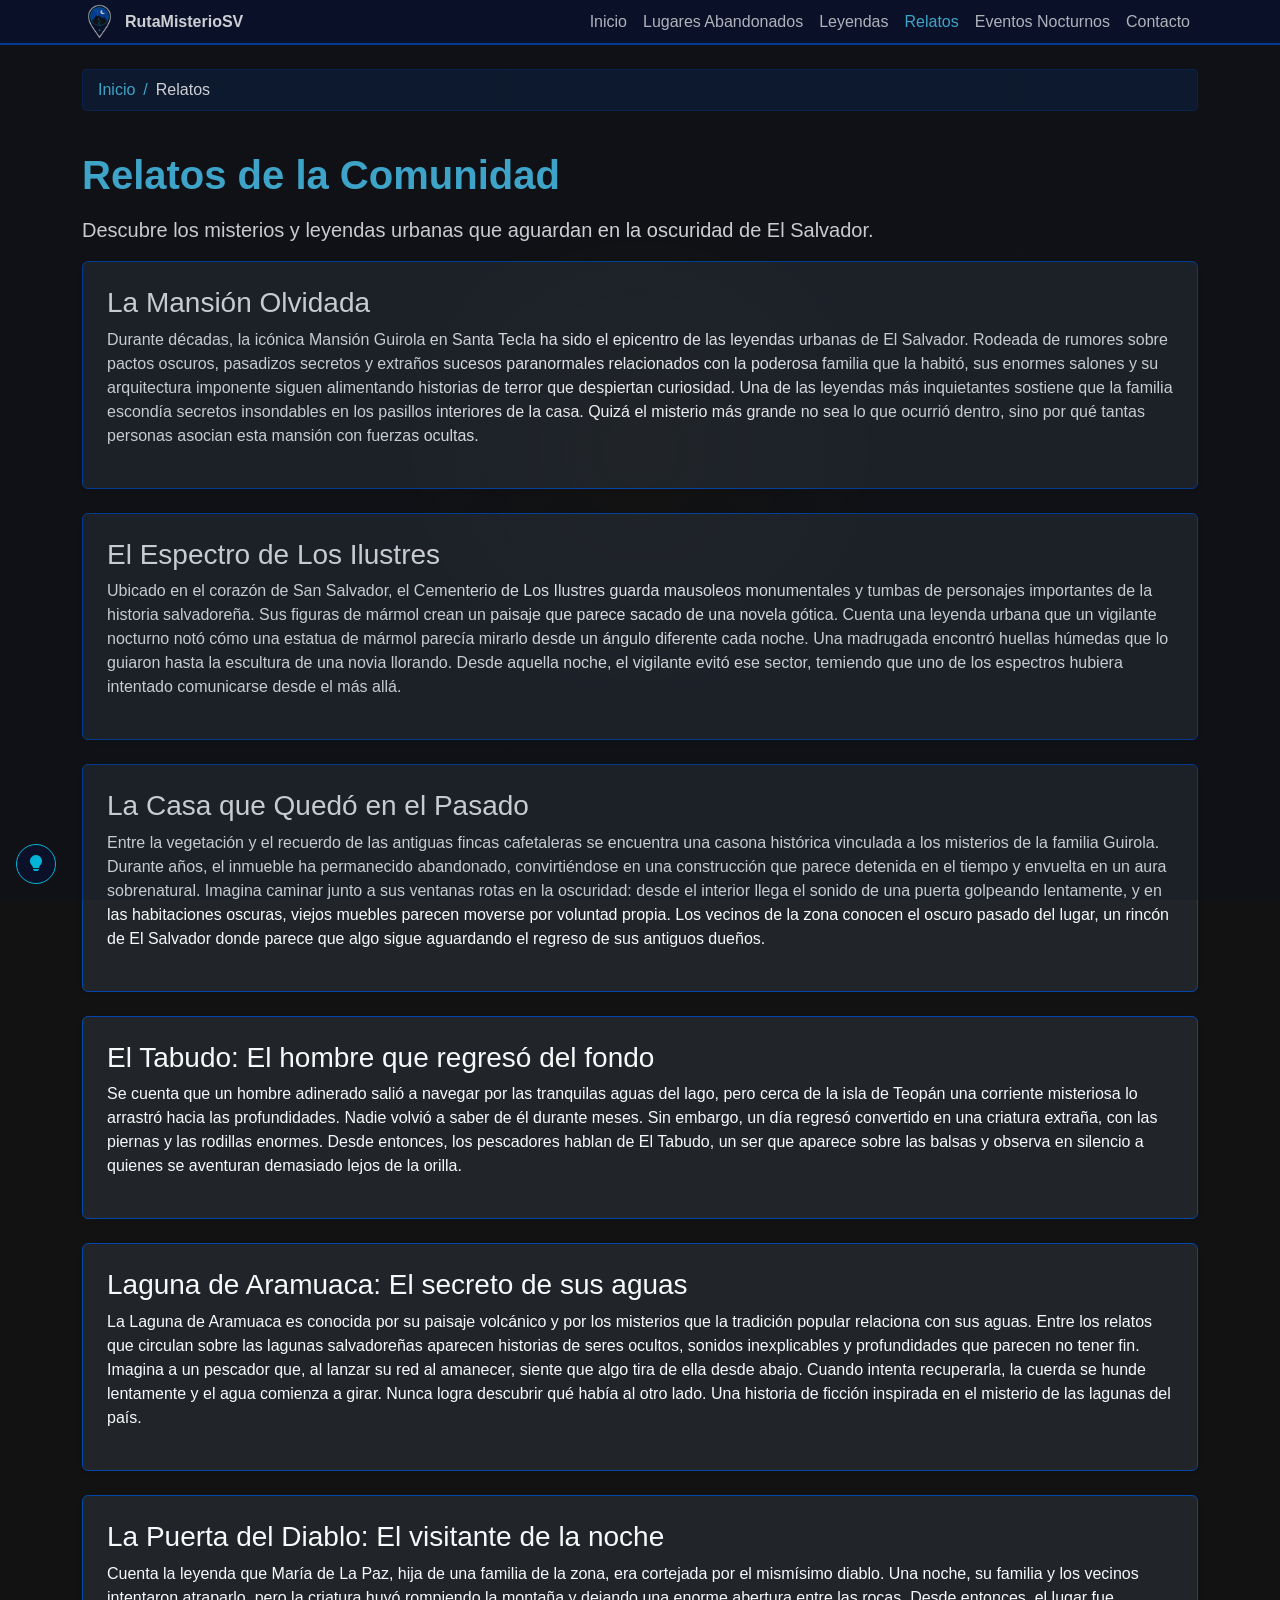
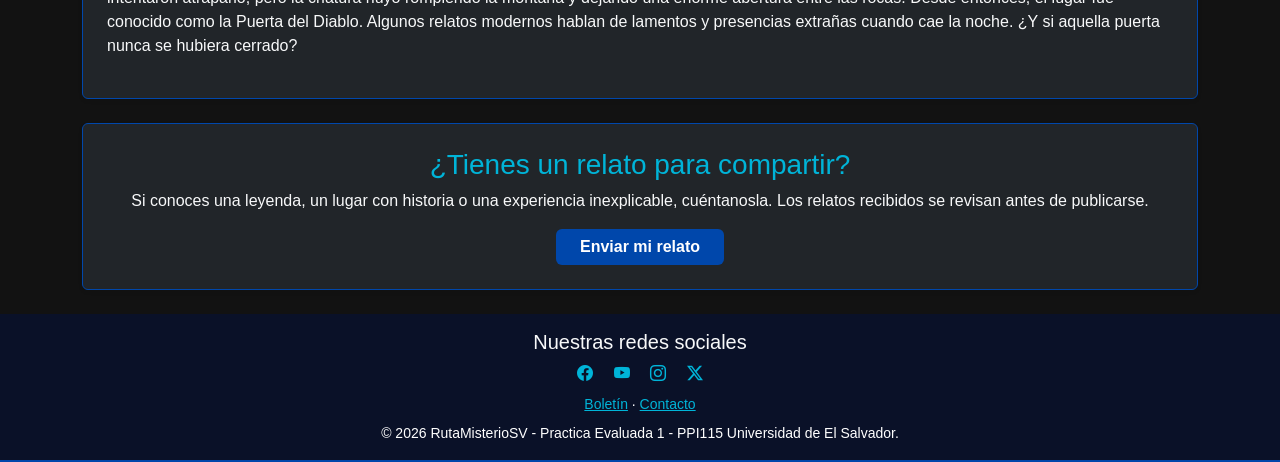
<file: secciones/relatos.html>
<!DOCTYPE html>
<html lang="es">

<head>
    <meta charset="UTF-8">
    <meta name="viewport" content="width=device-width, initial-scale=1.0">
    <title>PPI115 - 2026 - RutaMisterioSV | Relatos de la Comunidad</title>

    <script async src="https://www.googletagmanager.com/gtag/js?id=G-8WVJFFEN09"></script>
    <script>
        window.dataLayer = window.dataLayer || [];
        function gtag() { dataLayer.push(arguments); }
        gtag('js', new Date());
        gtag('config', 'G-8WVJFFEN09');
    </script>

    <meta name="description" content="Lee relatos de misterio, leyendas urbanas y mitos de El Salvador, y comparte el tuyo con la comunidad de RutaMisterioSV.">
    <meta name="keywords" content="relatos de terror El Salvador, leyendas urbanas El Salvador, historias paranormales, Mansión Guirola, Cementerio de Los Ilustres, El Tabudo">
    <meta name="author" content="Equipo de Desarrollo PPI115">
    <meta name="robots" content="index, follow">
    <link rel="canonical" href="https://rutamisteriosv.netlify.app/secciones/relatos.html">

    <meta property="og:type" content="website">
    <meta property="og:site_name" content="RutaMisterioSV">
    <meta property="og:locale" content="es_SV">
    <meta property="og:url" content="https://rutamisteriosv.netlify.app/secciones/relatos.html">
    <meta property="og:title" content="RutaMisterioSV | Relatos de la Comunidad">
    <meta property="og:description" content="Historias de misterio y leyendas urbanas de El Salvador: la Mansión Guirola, Los Ilustres, El Tabudo y más.">
    <meta property="og:image" content="https://rutamisteriosv.netlify.app/img/logo.png">
    <meta property="og:image:alt" content="Logotipo de RutaMisterioSV con un volcán y una luna">

    <meta name="twitter:card" content="summary_large_image">
    <meta name="twitter:url" content="https://rutamisteriosv.netlify.app/secciones/relatos.html">
    <meta name="twitter:title" content="RutaMisterioSV | Relatos de la Comunidad">
    <meta name="twitter:description" content="Relatos de misterio y leyendas urbanas de El Salvador. Comparte el tuyo con la comunidad de RutaMisterioSV.">
    <meta name="twitter:image" content="https://rutamisteriosv.netlify.app/img/logo.png">
    <meta name="twitter:image:alt" content="Logotipo principal de RutaMisterioSV con un volcán y una luna" />

    <link rel="icon" type="image/png" sizes="32x32" href="../img/favicon.png">
    <link rel="apple-touch-icon" sizes="180x180" href="../img/apple-touch-icon.png">

    <link href="https://cdn.jsdelivr.net/npm/bootstrap@5.3.2/dist/css/bootstrap.min.css" rel="stylesheet">
    <link rel="stylesheet" href="https://cdn.jsdelivr.net/npm/bootstrap-icons@1.11.1/font/bootstrap-icons.css">
    <link rel="stylesheet" href="../css/website.css">

    <script type="application/ld+json">
    {
      "@context": "https://schema.org",
      "@graph": [
        {
          "@type": "BreadcrumbList",
          "itemListElement": [
            { "@type": "ListItem", "position": 1, "name": "Inicio", "item": "https://rutamisteriosv.netlify.app/" },
            { "@type": "ListItem", "position": 2, "name": "Relatos", "item": "https://rutamisteriosv.netlify.app/secciones/relatos.html" }
          ]
        },
        {
          "@type": "CollectionPage",
          "name": "Relatos de la Comunidad",
          "url": "https://rutamisteriosv.netlify.app/secciones/relatos.html",
          "inLanguage": "es",
          "mainEntity": {
            "@type": "ItemList",
            "itemListElement": [
              { "@type": "ListItem", "position": 1, "item": { "@type": "ShortStory", "name": "La Mansión Olvidada", "inLanguage": "es" } },
              { "@type": "ListItem", "position": 2, "item": { "@type": "ShortStory", "name": "El Espectro de Los Ilustres", "inLanguage": "es" } },
              { "@type": "ListItem", "position": 3, "item": { "@type": "ShortStory", "name": "La Casa que Quedó en el Pasado", "inLanguage": "es" } },
              { "@type": "ListItem", "position": 4, "item": { "@type": "ShortStory", "name": "El Tabudo: El hombre que regresó del fondo", "inLanguage": "es" } },
              { "@type": "ListItem", "position": 5, "item": { "@type": "ShortStory", "name": "Laguna de Aramuaca: El secreto de sus aguas", "inLanguage": "es" } },
              { "@type": "ListItem", "position": 6, "item": { "@type": "ShortStory", "name": "La Puerta del Diablo: El visitante de la noche", "inLanguage": "es" } }
            ]
          }
        }
      ]
    }
    </script>
</head>

<body class="bg-fondo-oscuro text-light d-flex flex-column min-vh-100">

    <nav class="navbar navbar-expand-lg navbar-dark bg-azul-nacional py-1" aria-label="Navegación principal">
        <div class="container">
            <a class="navbar-brand d-flex align-items-center gap-2 py-0" href="../index.html">
                <img src="../img/logo_navbar.png" class="icon-navbar img-fluid" alt="Isotipo de RutaMisterioSV" width="96" height="96" decoding="async">
                <span class="fw-bold fs-6 text-blanco-sv">RutaMisterioSV</span>
            </a>

            <button class="navbar-toggler" type="button" data-bs-toggle="collapse" data-bs-target="#navbarNav"
                aria-controls="navbarNav" aria-expanded="false" aria-label="Abrir navegación">
                <span class="navbar-toggler-icon"></span>
            </button>

            <div class="collapse navbar-collapse" id="navbarNav">
                <ul class="navbar-nav ms-auto align-items-center">
                    <li class="nav-item">
                        <a class="nav-link py-1" href="../index.html">Inicio</a>
                    </li>
                    <li class="nav-item">
                        <a class="nav-link py-1" href="lugares_abandonados.html">Lugares Abandonados</a>
                    </li>
                    <li class="nav-item">
                        <a class="nav-link py-1" href="rutas_leyendas.html">Leyendas</a>
                    </li>
                    <li class="nav-item">
                        <a class="nav-link active py-1" href="relatos.html" aria-current="page">Relatos</a>
                    </li>
                    <li class="nav-item">
                        <a class="nav-link py-1" href="eventos.html">Eventos Nocturnos</a>
                    </li>
                    <li class="nav-item"><a class="nav-link py-1" href="contacto.html">Contacto</a></li>
                </ul>
            </div>
        </div>
    </nav>

    <div class="container mt-4">
        <nav aria-label="breadcrumb">
            <ol class="breadcrumb">
                <li class="breadcrumb-item">
                    <a href="../index.html">Inicio</a>
                </li>
                <li class="breadcrumb-item active text-blanco-sv" aria-current="page">
                    Relatos
                </li>
            </ol>
        </nav>
    </div>

    <main class="container my-4">
        <h1 class="text-info fw-bold mb-3">Relatos de la Comunidad</h1>

        <p class="lead">
            Descubre los misterios y leyendas urbanas que aguardan en la oscuridad de El Salvador.
        </p>

        <div class="bg-dark p-4 rounded borde-azul shadow-sm mb-4">
            <h2 class="h3">La Mansión Olvidada</h2>
            <p>
                Durante décadas, la icónica Mansión Guirola en Santa Tecla ha sido el epicentro de las leyendas urbanas
                de El Salvador.
                Rodeada de rumores sobre pactos oscuros, pasadizos secretos y extraños sucesos paranormales relacionados
                con la poderosa
                familia que la habitó, sus enormes salones y su arquitectura imponente siguen alimentando historias de
                terror que despiertan curiosidad.
                Una de las leyendas más inquietantes sostiene que la familia escondía secretos insondables en los
                pasillos interiores de la casa.
                Quizá el misterio más grande no sea lo que ocurrió dentro, sino por qué tantas personas asocian esta
                mansión con fuerzas ocultas.
            </p>
        </div>

        <div class="bg-dark p-4 rounded borde-azul shadow-sm mb-4">
            <h2 class="h3">El Espectro de Los Ilustres</h2>
            <p>
                Ubicado en el corazón de San Salvador, el Cementerio de Los Ilustres guarda mausoleos monumentales y
                tumbas de personajes importantes
                de la historia salvadoreña. Sus figuras de mármol crean un paisaje que parece sacado de una novela
                gótica.
                Cuenta una leyenda urbana que un vigilante nocturno notó cómo una estatua de mármol parecía mirarlo
                desde un ángulo diferente cada noche.
                Una madrugada encontró huellas húmedas que lo guiaron hasta la escultura de una novia llorando.
                Desde aquella noche, el vigilante evitó ese sector, temiendo que uno de los espectros hubiera intentado
                comunicarse desde el más allá.
            </p>
        </div>

        <div class="bg-dark p-4 rounded borde-azul shadow-sm mb-4">
            <h2 class="h3">La Casa que Quedó en el Pasado</h2>
            <p>
                Entre la vegetación y el recuerdo de las antiguas fincas cafetaleras se encuentra una casona histórica
                vinculada a los misterios de la
                familia Guirola. Durante años, el inmueble ha permanecido abandonado, convirtiéndose en una construcción
                que parece detenida en el tiempo
                y envuelta en un aura sobrenatural.
                Imagina caminar junto a sus ventanas rotas en la oscuridad: desde el interior llega el sonido de una
                puerta golpeando lentamente,
                y en las habitaciones oscuras, viejos muebles parecen moverse por voluntad propia.
                Los vecinos de la zona conocen el oscuro pasado del lugar, un rincón de El Salvador donde parece que
                algo sigue aguardando el regreso
                de sus antiguos dueños.
            </p>
        </div>

        <div class="bg-dark p-4 rounded borde-azul shadow-sm mb-4">
            <h2 class="h3">El Tabudo: El hombre que regresó del fondo</h2>
            <p>
                Se cuenta que un hombre adinerado salió a navegar por las tranquilas aguas del lago, pero cerca de la
                isla de Teopán una corriente
                misteriosa lo arrastró hacia las profundidades. Nadie volvió a saber de él durante meses. Sin embargo,
                un día regresó convertido en una
                criatura extraña, con las piernas y las rodillas enormes.
                Desde entonces, los pescadores hablan de El Tabudo, un ser que aparece sobre las balsas y observa en
                silencio a quienes se aventuran
                demasiado lejos de la orilla.
            </p>
        </div>

        <div class="bg-dark p-4 rounded borde-azul shadow-sm mb-4">
            <h2 class="h3">Laguna de Aramuaca: El secreto de sus aguas</h2>
            <p>
                La Laguna de Aramuaca es conocida por su paisaje volcánico y por los misterios que la tradición popular
                relaciona con sus aguas.
                Entre los relatos que circulan sobre las lagunas salvadoreñas aparecen historias de seres ocultos,
                sonidos inexplicables y profundidades
                que parecen no tener fin.
                Imagina a un pescador que, al lanzar su red al amanecer, siente que algo tira de ella desde abajo.
                Cuando intenta recuperarla, la cuerda
                se hunde lentamente y el agua comienza a girar. Nunca logra descubrir qué había al otro lado.
                Una historia de ficción inspirada en el misterio de las lagunas del país.
            </p>
        </div>

        <div class="bg-dark p-4 rounded borde-azul shadow-sm mb-4">
            <h2 class="h3">La Puerta del Diablo: El visitante de la noche</h2>
            <p>
                Cuenta la leyenda que María de La Paz, hija de una familia de la zona, era cortejada por el mismísimo
                diablo.
                Una noche, su familia y los vecinos intentaron atraparlo, pero la criatura huyó rompiendo la montaña y
                dejando una enorme abertura entre
                las rocas. Desde entonces, el lugar fue conocido como la Puerta del Diablo.
                Algunos relatos modernos hablan de lamentos y presencias extrañas cuando cae la noche.
                ¿Y si aquella puerta nunca se hubiera cerrado?
            </p>
        </div>

        <section class="bg-dark p-4 rounded borde-azul shadow-sm text-center" aria-labelledby="titulo-comparte">
            <h2 id="titulo-comparte" class="h3 text-cian-espectral">¿Tienes un relato para compartir?</h2>
            <p>
                Si conoces una leyenda, un lugar con historia o una experiencia inexplicable, cuéntanosla. Los relatos
                recibidos se revisan antes de publicarse.
            </p>
            <a class="btn btn-explorar px-4" href="contacto.html?asunto=relato">Enviar mi relato</a>
        </section>
    </main>

    <footer class="bg-azul-nacional text-center py-3 mt-auto">
        <div class="container">
            <p class="h5">Nuestras redes sociales</p>
            <nav class="mb-2" aria-label="Redes sociales">
                <a class="text-cian-espectral text-decoration-none mx-2" href="https://www.facebook.com/profile.php?id=61595268217591" target="_blank" rel="noopener noreferrer" aria-label="Facebook">
                    <i class="bi bi-facebook" aria-hidden="true"></i>
                </a>
                <a class="text-cian-espectral text-decoration-none mx-2" href="https://www.youtube.com/channel/UCs2xzsmyIChfH1NoHp3rJ5Q" target="_blank" rel="noopener noreferrer" aria-label="YouTube">
                    <i class="bi bi-youtube" aria-hidden="true"></i>
                </a>
                <a class="text-cian-espectral text-decoration-none mx-2" href="https://www.instagram.com/ruta_misteriosv/" target="_blank" rel="noopener noreferrer" aria-label="Instagram">
                    <i class="bi bi-instagram" aria-hidden="true"></i>
                </a>
                <a class="text-cian-espectral text-decoration-none mx-2" href="https://x.com/rutamisterio_sv" target="_blank" rel="noopener noreferrer" aria-label="X">
                    <i class="bi bi-twitter-x" aria-hidden="true"></i>
                </a>
            </nav>
            <nav class="mb-2 small" aria-label="Enlaces del sitio">
                <a class="text-cian-espectral" href="boletin.html">Boletín</a>
                <span aria-hidden="true">·</span>
                <a class="text-cian-espectral" href="contacto.html">Contacto</a>
            </nav>
            <p class="mb-0 text-white small">
                &copy; 2026 RutaMisterioSV - Practica Evaluada 1 - PPI115 Universidad de El
                Salvador.
            </p>
        </div>
    </footer>

    <script src="../js/global.js"></script>
    <script src="https://cdn.jsdelivr.net/npm/bootstrap@5.3.2/dist/js/bootstrap.bundle.min.js"></script>
</body>

</html>
</file>
<file: css/website.css>
/* ==========================================================================
 *  RutaMisterioSV - Hoja de Estilos Global (website.css)
 *  Proyecto: Programación para Internet (PPI115) - Ciclo II 2026
 *  Universidad de El Salvador
 *  ========================================================================== */

:root {
        --azul-sv: #0047AB;
        --blanco-sv: #FFFFFF;
        --azul-oscuro: #0a1128;
        --gris-oscuro: #121212;
        --gris-tarjeta: #1e1e1e;
        --cian-espectral: #00b4d8;
        --verde-musgo: #4A5D23;
        --gris-ceniza: #708090;
        --cafe-tierra: #6B4423;
        --morado-brujo: #301934;
        --lila-niebla: #6A5ACD;
        --verde-cipitio: #2E8B57;
        --rojo-sangre: #8B0000;
        --naranja-vela: #D2691E;
        --amarillo-farol: #FFD700;
        --plata-luna: #C0C0C0;
        --celeste-brillante: #4cc9f0;
        --verde-musgo-texto: #8FAE4B;
        --gris-ceniza-texto: #8FA0B0;
        --verde-cipitio-texto: #3DAA70;
        --verde-cipitio-fondo: #2A7F50;
}

html, body {
    overflow-x: hidden;
    max-width: 100%;
    font-family: 'Segoe UI', Tahoma, Geneva, Verdana, sans-serif;
}

body.bg-fondo-oscuro {
    background-color: var(--gris-oscuro);
    color: var(--blanco-sv);
}

.bg-azul-nacional {
    background-color: var(--azul-oscuro) !important;
    border-bottom: 2px solid var(--azul-sv);
}

.icon-navbar {
    max-height: 35px !important;
    width: auto !important;
    object-fit: contain;
    transition: transform 0.2s ease;
}

.icon-navbar:hover {
    transform: scale(1.1);
}

.navbar-nav .nav-link {
    color: rgba(255, 255, 255, 0.85);
    transition: color 0.2s ease;
}

.navbar-nav .nav-link:hover,
.navbar-nav .nav-link.active {
    color: var(--celeste-brillante) !important;
}

.text-blanco-sv {
    color: var(--blanco-sv) !important;
}

.text-info {
    color: var(--celeste-brillante) !important;
}

.borde-azul {
    border: 1px solid var(--azul-sv) !important;
}

.hero-section {
    background: linear-gradient(to bottom, var(--azul-oscuro), var(--gris-oscuro));
}

.logo-hero {
    max-height: 120px !important;
    width: auto !important;
    display: inline-block;
    filter: drop-shadow(0px 3px 8px rgba(0, 180, 216, 0.25));
    transition: transform 0.3s ease;
}

.logo-hero:hover {
    transform: scale(1.02);
}

.btn-explorar {
    background-color: var(--azul-sv);
    color: var(--blanco-sv);
    border: none;
    font-weight: 600;
    transition: all 0.3s ease;
}

.btn-explorar:hover {
    background-color: var(--celeste-brillante);
    color: var(--gris-oscuro);
    transform: translateY(-2px);
    box-shadow: 0 4px 12px rgba(0, 180, 216, 0.3);
}

.card {
    transition: transform 0.2s ease, box-shadow 0.2s ease;
}

.card:hover {
    transform: translateY(-3px);
    box-shadow: 0 6px 15px rgba(0, 71, 171, 0.3) !important;
}

.breadcrumb {
    background-color: rgba(0, 71, 171, 0.2);
    padding: 8px 15px;
    border-radius: 5px;
    border: 1px solid rgba(0, 71, 171, 0.3);
}

.breadcrumb-item + .breadcrumb-item::before {
    color: var(--celeste-brillante);
}

.breadcrumb-item a {
    color: var(--celeste-brillante);
    text-decoration: none;
}

.breadcrumb-item a:hover {
    text-decoration: underline;
}

@media (min-width: 992px) and (max-height: 800px) {
    .hero-section {
        padding-top: 5px !important;
        padding-bottom: 5px !important;
    }

    .logo-hero {
        max-height: 105px !important;
    }

    .card-body {
        padding: 0.85rem !important;
    }

    p.lead {
        font-size: 1.05rem !important;
    }
}

@media (max-width: 768px) {
    .logo-hero {
        max-height: 110px !important;
    }

    .hero-section {
        padding: 20px 15px !important;
    }

    .hero-section p.lead {
        font-size: 1.1rem !important;
    }

    .btn-explorar {
        width: 100%;
        padding: 10px 20px;
    }

    .navbar-collapse {
        background-color: var(--azul-oscuro);
        padding: 15px;
        border-radius: 8px;
        margin-top: 10px;
        border: 1px solid var(--azul-sv);
    }
}

.text-cian-espectral {
    color: var(--cian-espectral) !important;
}

.text-verde-musgo {
    color: var(--verde-musgo-texto) !important;
}

.text-gris-ceniza {
    color: var(--gris-ceniza-texto) !important;
}

.text-secondary,
.text-muted {
    color: var(--gris-ceniza-texto) !important;
}

.bg-cafe-tierra {
    background-color: var(--cafe-tierra) !important;
}

.bg-gris-tarjeta {
    background-color: var(--gris-tarjeta) !important;
}

.borde-verde-musgo {
    border: 1px solid var(--verde-musgo) !important;
}

.borde-cian-espectral {
    border: 1px solid var(--cian-espectral) !important;
}

#linterna-overlay {
    position: fixed;
    top: 0;
    left: 0;
    width: 100vw;
    height: 100vh;
    pointer-events: none;
    z-index: 9999;
    --linterna-opacidad: 0.2;
    background: radial-gradient(circle 250px at var(--x, 50vw) var(--y, 50vh), transparent 0%, rgba(10, 17, 40, var(--linterna-opacidad)) 100%);
    transition: opacity 0.3s ease;
}

body.linterna-off #linterna-overlay {
    display: none;
}

.linterna-toggle {
    position: fixed;
    left: 1rem;
    bottom: 1rem;
    z-index: 10000;
    width: 2.5rem;
    height: 2.5rem;
    display: flex;
    align-items: center;
    justify-content: center;
    border-radius: 50%;
    background-color: var(--azul-oscuro);
    color: var(--cian-espectral);
    border: 1px solid var(--cian-espectral);
    cursor: pointer;
}

.linterna-toggle:hover,
.linterna-toggle:focus-visible {
    background-color: var(--cian-espectral);
    color: var(--gris-oscuro);
}

.reveal {
    opacity: 0;
    transform: translateY(40px);
    transition: all 0.8s cubic-bezier(0.5, 0, 0, 1);
}

.reveal.activo {
    opacity: 1;
    transform: translateY(0);
}

.contenedor-filtros {
    display: flex;
    gap: 15px;
    margin-bottom: 30px;
    justify-content: center;
}

.input-busqueda, .select-filtro {
    padding: 10px;
    border: 1px solid #ccc;
    border-radius: 5px;
    font-size: 16px;
}

.input-busqueda {
    width: 300px;
}

.text-lila-niebla {
    color: #9d8fe8 !important;
}

.bg-morado-brujo {
    background-color: var(--morado-brujo) !important;
    border: 1px solid var(--lila-niebla);
}

.bg-verde-cipitio {
    background-color: var(--verde-cipitio-fondo) !important;
}

.borde-lila-niebla {
    border: 1px solid var(--lila-niebla) !important;
}

.cabecera-leyenda {
    height: 120px;
    display: flex;
    align-items: center;
    justify-content: center;
    font-size: 3rem;
    color: #c9c0ff;
    background: radial-gradient(circle at 50% 120%, var(--lila-niebla) 0%, var(--morado-brujo) 55%, var(--azul-oscuro) 100%);
}

.btn-outline-leyenda {
    color: #c9c0ff;
    border: 1px solid var(--lila-niebla);
    width: fit-content;
}

.btn-outline-leyenda:hover,
.btn-outline-leyenda:focus {
    color: var(--blanco-sv);
    background-color: var(--lila-niebla);
}

.ruta-leyendas {
    border-left: 2px solid var(--lila-niebla);
    margin-left: 10px;
}

.ruta-leyendas li {
    position: relative;
    padding: 0 0 1.5rem 1.5rem;
}

.ruta-leyendas li::before {
    content: "";
    position: absolute;
    left: -8px;
    top: 4px;
    width: 14px;
    height: 14px;
    border-radius: 50%;
    background-color: var(--morado-brujo);
    border: 2px solid var(--lila-niebla);
}

.ruta-hora {
    display: inline-block;
    font-size: 0.8rem;
    font-weight: bold;
    color: var(--verde-cipitio-texto);
    margin-bottom: 0.25rem;
}

.alert-leyenda {
    background-color: var(--morado-brujo);
    color: var(--blanco-sv);
    border: 1px solid var(--lila-niebla);
}

@media (max-width: 576px) {
    .contenedor-filtros {
        flex-direction: column;
    }

    .input-busqueda {
        width: 100%;
    }
}

.text-amarillo-farol {
    color: var(--amarillo-farol) !important;
}

.text-plata-luna {
    color: var(--plata-luna) !important;
}

.bg-amarillo-farol {
    background-color: var(--amarillo-farol) !important;
}

.bg-plata-luna {
    background-color: var(--plata-luna) !important;
}

.bg-rojo-sangre {
    background-color: var(--rojo-sangre) !important;
}

.borde-amarillo-farol {
    border: 1px solid rgba(255, 215, 0, 0.45) !important;
}

.proximo-evento {
    background: radial-gradient(circle at 50% 0%, rgba(255, 215, 0, 0.18) 0%, var(--azul-oscuro) 70%);
    border: 1px solid rgba(255, 215, 0, 0.45);
    box-shadow: 0 0 25px rgba(255, 215, 0, 0.12);
}

.contador-bloque {
    min-width: 75px;
    padding: 10px;
    border-radius: 8px;
    background-color: var(--gris-tarjeta);
    border: 1px solid var(--plata-luna);
}

.contador-bloque span {
    display: block;
    font-size: 2rem;
    font-weight: bold;
    color: var(--amarillo-farol);
    line-height: 1.1;
}

.contador-bloque small {
    color: var(--plata-luna);
    text-transform: uppercase;
    font-size: 0.7rem;
}

.btn-outline-farol {
    color: var(--amarillo-farol);
    border: 1px solid var(--amarillo-farol);
}

.btn-outline-farol:hover,
.btn-outline-farol:focus {
    color: var(--gris-oscuro);
    background-color: var(--amarillo-farol);
}

.evento-pasado .card {
    opacity: 0.5;
}

.consejo-noche {
    background-color: var(--gris-tarjeta);
    border-left: 3px solid var(--amarillo-farol);
}

.bloque-destacado {
    background: radial-gradient(circle at 50% 0%, rgba(0, 180, 216, 0.18) 0%, var(--azul-oscuro) 70%);
    border: 1px solid rgba(0, 180, 216, 0.45);
    box-shadow: 0 0 25px rgba(0, 180, 216, 0.12);
}

.icono-beneficio {
    font-size: 2rem;
    color: var(--cian-espectral);
}

details.faq-item {
    border-bottom: 1px solid rgba(0, 71, 171, 0.5);
    padding: 0.75rem 0;
}

details.faq-item summary {
    cursor: pointer;
    font-weight: 600;
}
</file>
